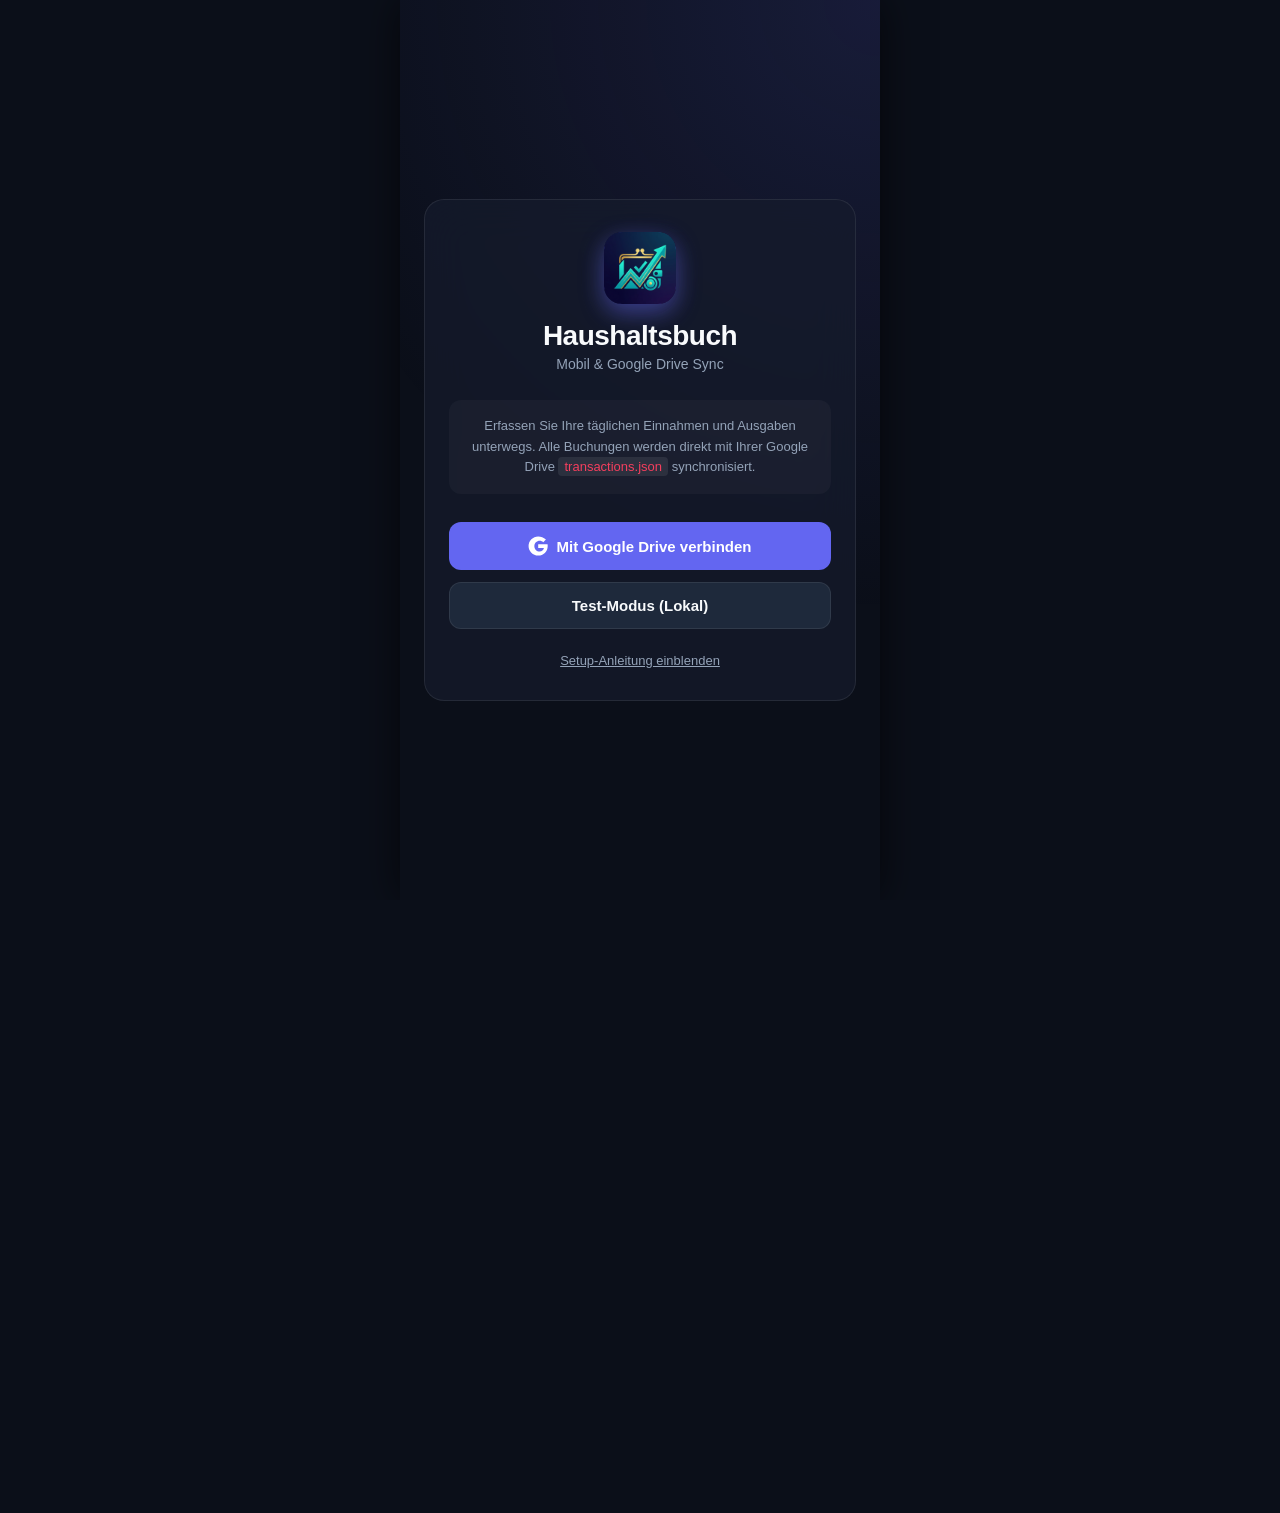
<file: index.html>
<!DOCTYPE html>
<html lang="de">
<head>
    <meta charset="UTF-8">
    <meta http-equiv="Content-Security-Policy" content="default-src 'self'; script-src 'self' https://accounts.google.com; style-src 'self' 'unsafe-inline'; font-src 'self' data:; img-src 'self' data: blob:; connect-src 'self' https://www.googleapis.com https://accounts.google.com https://oauth2.googleapis.com; frame-src https://accounts.google.com; worker-src 'self' blob:; manifest-src 'self'; object-src 'none'; base-uri 'self'; form-action 'self'; upgrade-insecure-requests">
    <!-- interactive-widget=resizes-content: Browser (Chrome/Android) verkleinern den
         Viewport bei offener Tastatur selbst; iOS nutzt das VisualViewport-Handling in app.js -->
    <meta name="viewport" content="width=device-width, initial-scale=1.0, viewport-fit=cover, interactive-widget=resizes-content">
    <title>Haushaltsbuch</title>
    <meta name="description" content="Mobiles Haushaltsbuch mit Google Drive Synchronisierung – Einnahmen und Ausgaben immer dabei.">

    <!-- PWA Manifest -->
    <link rel="manifest" href="manifest.json">

    <!-- Theme Color (Android Chrome Adressleiste + iOS Status Bar) -->
    <meta name="theme-color" content="#6366f1">

    <!-- iOS PWA Support -->
    <meta name="apple-mobile-web-app-capable" content="yes">
    <meta name="apple-mobile-web-app-status-bar-style" content="black-translucent">
    <meta name="apple-mobile-web-app-title" content="Haushaltsbuch">
    <link rel="apple-touch-icon" href="icon-192.png">

    <!-- Favicon -->
    <link rel="icon" type="image/png" sizes="192x192" href="icon-192.png">

    <!-- Custom CSS -->
    <link rel="stylesheet" href="style.css">
    
    <!-- Google API Scripts -->
    <script src="https://accounts.google.com/gsi/client" async defer></script>
</head>
<body>
    <!-- App Container -->
    <div id="app" class="app-container">
        
        <!-- ==================== CONNECT/LOGIN SCREEN ==================== -->
        <div id="login-screen" class="screen active">
            <div class="login-card">
                <div class="logo-area">
                    <div class="logo-icon">
                        <img src="icon-192.png" alt="Haushaltsbuch Logo" width="72" height="72" style="border-radius: 18px; box-shadow: 0 8px 24px rgba(99,102,241,0.4);">
                    </div>
                    <h1>Haushaltsbuch</h1>
                    <p>Mobil &amp; Google Drive Sync</p>
                </div>
                
                <div class="info-box">
                    <p>Erfassen Sie Ihre täglichen Einnahmen und Ausgaben unterwegs. Alle Buchungen werden direkt mit Ihrer Google Drive <code>transactions.json</code> synchronisiert.</p>
                </div>

                <div class="action-buttons">
                    <button id="btn-connect-google" class="btn btn-primary">
                        <svg viewBox="0 0 24 24" width="20" height="20" fill="currentColor">
                            <path d="M12.24 10.285V14.4h6.887c-.648 2.41-2.519 4.114-5.136 4.114-3.513 0-6.36-2.847-6.36-6.36s2.847-6.36 6.36-6.36c1.683 0 3.2.656 4.336 1.72l3.18-3.18C18.66 1.4 15.63.5 12.24.5 5.86.5.68 5.68.68 12s5.18 11.5 11.56 11.5c6.23 0 11.4-4.5 11.4-11.5 0-.74-.07-1.45-.2-2.13H12.24z"/>
                        </svg>
                        Mit Google Drive verbinden
                    </button>
                    
                    <button id="btn-local-mode" class="btn btn-secondary">
                        Test-Modus (Lokal)
                    </button>
                </div>
                
                <div class="settings-hint">
                    <a href="#" id="link-setup-instructions">Setup-Anleitung einblenden</a>
                </div>
            </div>
        </div>

        <!-- ==================== MAIN DASHBOARD SCREEN ==================== -->
        <div id="main-screen" class="screen">
            <!-- Header bar -->
            <header class="app-header">
                <div class="header-left">
                    <button id="btn-hamburger" class="icon-button" style="margin-right: 6px;" title="Menü">
                        <svg viewBox="0 0 24 24" width="22" height="22" stroke="currentColor" stroke-width="2" fill="none" stroke-linecap="round" stroke-linejoin="round">
                            <line x1="3" y1="12" x2="21" y2="12"></line>
                            <line x1="3" y1="6" x2="21" y2="6"></line>
                            <line x1="3" y1="18" x2="21" y2="18"></line>
                        </svg>
                    </button>
                    <span id="sync-status" class="status-indicator local">Lokal</span>
                    <h2 id="header-title">Haushaltsbuch</h2>
                </div>
                <div class="header-right">
                    <button id="btn-refresh" class="icon-button" title="Synchronisieren">
                        <svg viewBox="0 0 24 24" width="20" height="20" stroke="currentColor" stroke-width="2" fill="none" stroke-linecap="round" stroke-linejoin="round">
                            <path d="M21.5 2v6h-6M21.34 15.57a10 10 0 1 1-.57-8.38l5.67-5.67"></path>
                        </svg>
                    </button>
                </div>
            </header>

            <!-- Main Scrollable Area -->
            <main class="app-main">
                <!-- Dashboard Tab -->
                <div id="tab-dashboard" class="tab-page active">
                    <!-- Dashboard Grid Overview -->
                    <div class="dashboard-grid">
                        <!-- Active Month Summary Widget -->
                        <div class="summary-card dashboard-card">
                            <div class="summary-row header">
                                <h3>Aktueller Monat</h3>
                                <span id="dash-month-label" class="badge">Monat</span>
                            </div>
                            <div class="summary-details">
                                <div class="stat-box">
                                    <span class="label">Einnahmen</span>
                                    <span id="dash-stat-income" class="value income">+0,00 €</span>
                                </div>
                                <div class="stat-box">
                                    <span class="label">Ausgaben</span>
                                    <span id="dash-stat-expenses" class="value expense">-0,00 €</span>
                                </div>
                            </div>
                            <div class="summary-surplus" style="margin-top: 14px; border-top: 1px solid var(--border-color); padding-top: 10px;">
                                <span class="label font-bold">Überschuss:</span>
                                <span id="dash-stat-surplus" class="value surplus-value">0,00 €</span>
                            </div>
                            <div class="dash-mini-stats">
                                <div class="mini-stat">
                                    <span class="mini-stat-value" id="dash-stat-count">0</span>
                                    <span class="mini-stat-label">Buchungen</span>
                                </div>
                                <div class="mini-stat">
                                    <span class="mini-stat-value" id="dash-stat-daily">0 €</span>
                                    <span class="mini-stat-label">Ø Ausgaben/Tag</span>
                                </div>
                                <div class="mini-stat">
                                    <span class="mini-stat-value" id="dash-stat-prev-month">–</span>
                                    <span class="mini-stat-label">vs. Vormonat</span>
                                </div>
                            </div>
                        </div>

                        <!-- Baukosten Overview Widget -->
                        <div class="summary-card dashboard-card baukosten-summary-card">
                            <div class="summary-row header">
                                <h3>Baukosten</h3>
                                <span class="badge" style="background: rgba(99,102,241,0.2); color: var(--accent);">Status</span>
                            </div>
                            <div class="summary-details">
                                <div class="stat-box">
                                    <span class="label">Bezahlt</span>
                                    <span id="dash-bc-paid" class="value income">0,00 €</span>
                                </div>
                                <div class="stat-box">
                                    <span class="label">Offen</span>
                                    <span id="dash-bc-unpaid" class="value expense">0,00 €</span>
                                </div>
                            </div>
                            <div class="progress-container" style="margin-top: 14px; width: 100%; background: rgba(255,255,255,0.05); height: 8px; border-radius: 4px; overflow: hidden;">
                                <div id="dash-bc-progress-bar" style="background: var(--color-income); height: 100%; width: 0%; transition: width 0.3s;"></div>
                            </div>
                        </div>

                        <!-- Monthly Category Chart Widget -->
                        <div class="summary-card dashboard-card dash-chart-card">
                            <div class="summary-row header">
                                <h3>Ausgaben nach Kategorie</h3>
                                <span id="dash-chart-total" class="badge">0,00 €</span>
                            </div>
                            <div id="dash-category-chart" class="cat-chart">
                                <!-- Rendered by JS -->
                            </div>
                        </div>
                    </div>

                    <!-- Recent Transactions -->
                    <div class="transactions-title-row" style="margin-top: 24px;">
                        <h4>Kürzliche Buchungen</h4>
                    </div>
                    <div id="dash-recent-transactions" class="transactions-list">
                        <!-- Rendered by JS -->
                    </div>
                </div>

                <!-- Transactions Tab (Auswertung & Filter) -->
                <div id="tab-transactions" class="tab-page">
                    <!-- Filter Panel -->
                    <div class="filter-panel">
                        <div class="form-group">
                            <input type="text" id="filter-search" class="form-control" placeholder="Titel, Notizen durchsuchen...">
                        </div>
                        <div class="form-row">
                            <div class="form-group half">
                                <label for="filter-year">Jahr</label>
                                <select id="filter-year" class="form-control"></select>
                            </div>
                            <div class="form-group half">
                                <label for="filter-month">Monat</label>
                                <select id="filter-month" class="form-control">
                                    <option value="All">Alle Monate</option>
                                    <option value="1">Januar</option>
                                    <option value="2">Februar</option>
                                    <option value="3">März</option>
                                    <option value="4">April</option>
                                    <option value="5">Mai</option>
                                    <option value="6">Juni</option>
                                    <option value="7">Juli</option>
                                    <option value="8">August</option>
                                    <option value="9">September</option>
                                    <option value="10">Oktober</option>
                                    <option value="11">November</option>
                                    <option value="12">Dezember</option>
                                </select>
                            </div>
                        </div>
                        <div class="form-row">
                            <div class="form-group half">
                                <label for="filter-category">Kategorie</label>
                                <select id="filter-category" class="form-control">
                                    <option value="All">Alle Kategorien</option>
                                    <option value="Gehalt">Gehalt</option>
                                    <option value="Lebensmittel">Lebensmittel</option>
                                    <option value="Wohnen">Wohnen</option>
                                    <option value="Freizeit">Freizeit</option>
                                    <option value="Transport">Transport</option>
                                    <option value="Versicherungen">Versicherungen</option>
                                    <option value="Kredite">Kredite</option>
                                    <option value="Sonstiges">Sonstiges</option>
                                </select>
                            </div>
                            <div class="form-group half">
                                <label for="filter-assigned">Zuordnung</label>
                                <select id="filter-assigned" class="form-control">
                                    <option value="All">Alle Personen</option>
                                    <option value="Gemeinsam">Gemeinsam</option>
                                    <option value="Partner 1">Markus</option>
                                    <option value="Partner 2">Maren</option>
                                </select>
                            </div>
                        </div>
                        <div class="form-row">
                            <div class="form-group" style="width: 100%; margin-bottom: 0;">
                                <label for="filter-type">Auswertungs-Typ</label>
                                <select id="filter-type" class="form-control">
                                    <option value="All">Alle Typen</option>
                                    <option value="Monatskosten">Monatskosten (Variable Buchungen)</option>
                                    <option value="Fixkosten">Fixkosten</option>
                                    <option value="Baukosten">Baukosten</option>
                                </select>
                            </div>
                        </div>
                    </div>

                    <!-- Filter Summary Card -->
                    <div class="summary-card filter-summary-card" style="margin-top: 16px;">
                        <div class="summary-row header">
                            <h3>Auswertungs-Summen</h3>
                        </div>
                        <div class="summary-details">
                            <div class="stat-box">
                                <span class="label">Treffer-Einnahmen</span>
                                <span id="filter-sum-income" class="value income">+0,00 €</span>
                            </div>
                            <div class="stat-box">
                                <span class="label">Treffer-Ausgaben</span>
                                <span id="filter-sum-expense" class="value expense">-0,00 €</span>
                            </div>
                        </div>
                        <div class="summary-surplus" style="margin-top: 10px; border-top: 1px solid var(--border-color); padding-top: 8px;">
                            <span class="label font-bold">Netto-Überschuss:</span>
                            <span id="filter-sum-surplus" class="value surplus-value">0,00 €</span>
                        </div>
                        <!-- Ausgleichsrechnung für gemeinschaftliche Baukosten (wie am PC) -->
                        <div id="filter-baukosten-balance" style="margin-top: 10px; border-top: 1px solid var(--border-color); padding-top: 8px; font-size: 12px; color: var(--text-secondary); display: none;"></div>
                    </div>

                    <!-- Filtered Transactions list -->
                    <div class="transactions-title-row" style="margin-top: 20px;">
                        <h4>Gefilterte Einträge</h4>
                        <span id="filter-transaction-count" class="badge">0</span>
                    </div>
                    <div id="filter-transactions-list" class="transactions-list">
                        <!-- Rendered by JS -->
                    </div>
                </div>

                <!-- Fixed Expenses Tab (Fixkosten) -->
                <div id="tab-fixed-expenses" class="tab-page">
                    <div style="display: flex; justify-content: space-between; align-items: center; margin-bottom: 16px;">
                        <h3 style="margin: 0; font-size: 18px; font-weight: 600;">Fixkosten-Planer</h3>
                        <button id="btn-add-fixed-expense" class="btn btn-primary btn-sm" style="width: auto; padding: 8px 14px;">+ Hinzufügen</button>
                    </div>

                    <!-- Fixed Expenses Totals -->
                    <div class="summary-card">
                        <div class="summary-details" style="grid-template-columns: 1fr;">
                            <div class="stat-box" style="text-align: center;">
                                <span class="label">Monatliche Fixausgaben</span>
                                <span id="fixed-total-expenses" class="value expense" style="font-size: 24px; font-weight: 600; margin-top: 4px;">-0,00 €</span>
                            </div>
                        </div>
                    </div>

                    <!-- Filter Row for Fixed Expenses -->
                    <div class="filter-panel" style="margin-top: 16px; padding: 12px; background: var(--bg-card); border-radius: 8px; border: 1px solid var(--border-color);">
                        <div class="form-row">
                            <div class="form-group half" style="margin-bottom: 0;">
                                <label for="fixed-filter-month">Filter Monat</label>
                                <select id="fixed-filter-month" class="form-control">
                                    <option value="All">Alle</option>
                                    <option value="1">Januar</option>
                                    <option value="2">Februar</option>
                                    <option value="3">März</option>
                                    <option value="4">April</option>
                                    <option value="5">Mai</option>
                                    <option value="6">Juni</option>
                                    <option value="7">Juli</option>
                                    <option value="8">August</option>
                                    <option value="9">September</option>
                                    <option value="10">Oktober</option>
                                    <option value="11">November</option>
                                    <option value="12">Dezember</option>
                                </select>
                            </div>
                            <div class="form-group half" style="margin-bottom: 0;">
                                <label for="fixed-filter-year">Filter Jahr</label>
                                <select id="fixed-filter-year" class="form-control"></select>
                            </div>
                        </div>
                    </div>

                    <!-- List of Fixed Expenses -->
                    <div class="transactions-title-row" style="margin-top: 24px;">
                        <h4>Registrierte Fixkosten</h4>
                        <span id="fixed-expenses-count" class="badge">0</span>
                    </div>
                    <div id="fixed-expenses-list" class="transactions-list">
                        <!-- Filled by JS -->
                    </div>
                </div>

                <!-- Loans Tab (Kredite) -->
                <div id="tab-loans" class="tab-page">
                    <div class="form-group" style="margin-bottom: 16px;">
                        <label for="loan-selector" style="font-weight: 600; margin-bottom: 6px; display: block;">Kredit auswählen</label>
                        <select id="loan-selector" class="form-control">
                            <!-- Filled dynamically by JS -->
                        </select>
                    </div>

                    <!-- Loan Stats Card -->
                    <div id="loan-stats-container">
                        <!-- Filled dynamically by JS -->
                    </div>

                    <!-- Sondertilgung list and Add Option -->
                    <div id="loan-sondertilgung-container" class="summary-card" style="margin-top: 16px; display: none;">
                        <h4 style="margin: 0 0 12px 0;">Einmalige Sondertilgungen</h4>
                        <div id="loan-sondertilgungen-list" style="display:flex; flex-direction:column; gap:8px;">
                            <!-- Filled dynamically by JS -->
                        </div>
                        
                        <!-- Add Sondertilgung Inline Form -->
                        <div style="border-top:1px solid var(--border-color); padding-top:12px; margin-top:12px;">
                            <h5 style="margin: 0 0 8px 0; font-size:13px;">Sondertilgung hinzufügen</h5>
                            <div class="form-row" style="display:flex; gap:8px; align-items:flex-end;">
                                <div class="form-group" style="flex:1; margin-bottom:0;">
                                    <label style="font-size:11px;">Jahr (1-30)</label>
                                    <input type="number" id="add-st-year" class="form-control" min="1" max="50" placeholder="Jahr">
                                </div>
                                <div class="form-group" style="flex:2; margin-bottom:0;">
                                    <label style="font-size:11px;">Betrag (€)</label>
                                    <input type="number" id="add-st-amount" class="form-control" placeholder="0,00">
                                </div>
                                <button id="btn-add-st" class="btn btn-primary" style="width:auto; padding:10px 14px; height:38px;">+</button>
                            </div>
                        </div>
                    </div>

                    <!-- Amortization Schedule Table -->
                    <div id="loan-schedule-container" style="margin-top: 24px; display: none;">
                        <h4>Tilgungsplan (Jährliche Übersicht)</h4>
                        <div class="table-responsive" style="overflow-x: auto; width: 100%; border-radius: 8px; border: 1px solid var(--border-color);">
                            <table class="schedule-table" style="width: 100%; border-collapse: collapse; text-align: left; font-size: 13px;">
                                <thead>
                                    <tr style="background: rgba(255,255,255,0.02); border-bottom: 1px solid var(--border-color);">
                                        <th style="padding: 10px 12px;">Jahr</th>
                                        <th style="padding: 10px 12px;">Anfangssaldo</th>
                                        <th style="padding: 10px 12px;">Zinsen</th>
                                        <th style="padding: 10px 12px;">Tilgung</th>
                                        <th style="padding: 10px 12px;">Sondertilgung</th>
                                        <th style="padding: 10px 12px;">Endsaldo</th>
                                    </tr>
                                </thead>
                                <tbody id="loan-schedule-tbody">
                                    <!-- Filled dynamically by JS -->
                                </tbody>
                            </table>
                        </div>
                    </div>
                    
                    <div id="loans-empty-view" class="info-box" style="display:none;">
                        Keine Kredite geladen. Bitte erstellen Sie Kredite in der PC-Software.
                    </div>
                </div>

                <!-- Baukosten Tab -->
                <div id="tab-baukosten" class="tab-page">
                    <!-- Summary Card for Baukosten -->
                    <div class="summary-card baukosten-summary-card">
                        <div class="summary-row header">
                            <h3>Baukosten Übersicht</h3>
                            <button id="btn-add-baukosten" class="btn btn-primary btn-sm" style="width: auto; padding: 6px 12px;">+ Hinzufügen</button>
                        </div>
                        <div class="summary-details">
                            <div class="stat-box">
                                <span class="label">Gesamt</span>
                                <span id="baukosten-total" class="value">0,00 €</span>
                            </div>
                            <div class="stat-box">
                                <span class="label">Bezahlt</span>
                                <span id="baukosten-paid" class="value income">0,00 €</span>
                            </div>
                        </div>
                        <div class="summary-surplus">
                            <span class="label font-bold">Offen:</span>
                            <span id="baukosten-unpaid" class="value expense">0,00 €</span>
                        </div>
                        
                        <!-- Progress bar -->
                        <div class="progress-container" style="margin-top: 16px; width: 100%; background: rgba(255,255,255,0.05); height: 8px; border-radius: 4px; overflow: hidden;">
                            <div id="baukosten-progress-bar" style="background: var(--color-income); height: 100%; width: 0%; transition: width 0.3s;"></div>
                        </div>
                    </div>

                    <!-- Baukosten List Container -->
                    <div id="baukosten-list" class="baukosten-list">
                        <!-- Filled by JS -->
                        <div class="loading-state">Lade Baukosten...</div>
                    </div>
                </div>

                <!-- Monatsübersicht Tab -->
                <div id="tab-months" class="tab-page">
                    <div class="filter-panel">
                        <div class="form-row">
                            <div class="form-group half" style="margin-bottom: 0;">
                                <label for="months-year">Jahr</label>
                                <select id="months-year" class="form-control"></select>
                            </div>
                            <div class="form-group half" style="margin-bottom: 0;">
                                <label for="months-partner">Person</label>
                                <select id="months-partner" class="form-control">
                                    <option value="Alle">Alle</option>
                                    <option value="Partner 1">Markus</option>
                                    <option value="Partner 2">Maren</option>
                                    <option value="Beide">Gemeinsam</option>
                                </select>
                            </div>
                        </div>
                    </div>

                    <!-- Jahresvergleich Balkendiagramm -->
                    <div class="summary-card" style="margin-top: 16px;">
                        <div class="summary-row header">
                            <h3>Jahresvergleich</h3>
                            <span style="font-size:10px; color:var(--text-tertiary);">
                                <span style="color:var(--color-income);">■</span> Einnahmen&nbsp;
                                <span style="color:var(--color-expense);">■</span> Ausgaben
                            </span>
                        </div>
                        <div id="months-chart" class="months-chart">
                            <!-- Rendered by JS -->
                        </div>
                    </div>

                    <div id="months-grid" class="months-grid">
                        <!-- Rendered by JS -->
                    </div>

                    <div class="transactions-title-row" style="margin-top: 24px;">
                        <h4 id="month-detail-title">Buchungen</h4>
                        <span id="month-detail-count" class="badge">0</span>
                    </div>
                    <div id="month-detail-list" class="transactions-list">
                        <!-- Rendered by JS -->
                    </div>
                </div>

                <!-- Hauskosten Tab -->
                <div id="tab-hauskosten" class="tab-page">
                    <div style="display: flex; justify-content: space-between; align-items: center; margin-bottom: 16px;">
                        <h3 style="margin: 0; font-size: 18px; font-weight: 600;">Hauskosten</h3>
                        <button id="btn-add-hauskosten" class="btn btn-primary btn-sm" style="width: auto; padding: 8px 14px;">+ Hinzufügen</button>
                    </div>

                    <div class="summary-card">
                        <div class="summary-details">
                            <div class="stat-box">
                                <span class="label">Finanzierung</span>
                                <span id="hk-financing" class="value" style="font-size:15px;">0,00 €</span>
                            </div>
                            <div class="stat-box">
                                <span class="label">Betriebskosten</span>
                                <span id="hk-operating" class="value" style="font-size:15px;">0,00 €</span>
                            </div>
                        </div>
                        <div class="summary-surplus" style="border-top: 1px solid var(--border-color); padding-top: 10px;">
                            <span class="label font-bold">Gesamt pro Monat:</span>
                            <span id="hk-total" class="value expense" style="font-weight:700;">0,00 €</span>
                        </div>
                    </div>

                    <div class="transactions-title-row" style="margin-top: 24px;">
                        <h4>Kostenpositionen</h4>
                        <span id="hk-count" class="badge">0</span>
                    </div>
                    <div id="hauskosten-list" class="transactions-list">
                        <!-- Rendered by JS -->
                    </div>
                </div>

                <!-- Szenarien Tab -->
                <div id="tab-szenarien" class="tab-page">
                    <div class="summary-card scenario-card">
                        <div class="scenario-row">
                            <span class="scenario-label">Szenario-Modus aktiv
                                <span class="scenario-hint">Ersetzt die Dashboard-Werte durch die Simulation</span>
                            </span>
                            <label class="toggle"><input type="checkbox" id="sc-active"><span class="slider"></span></label>
                        </div>
                    </div>

                    <div class="summary-card scenario-card">
                        <div class="summary-row header"><h3>Wohnen</h3></div>
                        <div class="scenario-row">
                            <span class="scenario-label">Wohnszenario</span>
                            <select id="sc-housing" class="form-control">
                                <option value="Rent">Miete</option>
                                <option value="House">Eigenheim</option>
                            </select>
                        </div>
                        <div class="scenario-row">
                            <span class="scenario-label">Monatliche Miete (€)</span>
                            <input type="number" step="0.01" id="sc-rent" class="form-control" inputmode="decimal">
                        </div>
                        <div class="scenario-row">
                            <span class="scenario-label">Anteil <span id="sc-p1-label">Partner 1</span> (%)
                                <span class="scenario-hint" id="sc-split-hint"></span>
                            </span>
                            <input type="number" step="1" min="0" max="100" id="sc-split" class="form-control" inputmode="numeric">
                        </div>
                    </div>

                    <div class="summary-card scenario-card">
                        <div class="summary-row header"><h3>Einkommen</h3></div>
                        <div class="scenario-row">
                            <span class="scenario-label" id="sc-p1-income-label">Netto Partner 1 (€)</span>
                            <input type="number" step="0.01" id="sc-p1-income" class="form-control" inputmode="decimal">
                        </div>
                        <div class="scenario-row">
                            <span class="scenario-label" id="sc-p2-income-label">Netto Partner 2 (€)</span>
                            <input type="number" step="0.01" id="sc-p2-income" class="form-control" inputmode="decimal">
                        </div>
                    </div>

                    <div class="summary-card scenario-card">
                        <div class="summary-row header"><h3>Baby-Szenario</h3></div>
                        <div class="scenario-row">
                            <span class="scenario-label">Elternzeit &amp; Kind aktiv
                                <span class="scenario-hint">Ersetzt das Einkommen von Partner 2 durch Elterngeld + Kindergeld</span>
                            </span>
                            <label class="toggle"><input type="checkbox" id="sc-baby"><span class="slider"></span></label>
                        </div>
                        <div class="scenario-row">
                            <span class="scenario-label">Eigenes Elterngeld verwenden
                                <span class="scenario-hint" id="sc-elterngeld-hint"></span>
                            </span>
                            <label class="toggle"><input type="checkbox" id="sc-custom-eg"><span class="slider"></span></label>
                        </div>
                        <div class="scenario-row">
                            <span class="scenario-label">Elterngeld (€)</span>
                            <input type="number" step="0.01" id="sc-eg-amount" class="form-control" inputmode="decimal">
                        </div>
                        <div class="scenario-row">
                            <span class="scenario-label">Kindergeld (€)</span>
                            <input type="number" step="0.01" id="sc-kindergeld" class="form-control" inputmode="decimal">
                        </div>
                        <div class="scenario-row">
                            <span class="scenario-label">Kind-Ausgaben (€/Monat)</span>
                            <input type="number" step="0.01" id="sc-child-exp" class="form-control" inputmode="decimal">
                        </div>
                    </div>

                    <div class="summary-card scenario-card">
                        <div class="summary-row header"><h3>Simulationsergebnis</h3></div>
                        <div class="summary-details">
                            <div class="stat-box">
                                <span class="label">Einnahmen</span>
                                <span id="sc-sim-income" class="value income" style="font-size:15px;">0,00 €</span>
                            </div>
                            <div class="stat-box">
                                <span class="label">Ausgaben</span>
                                <span id="sc-sim-expenses" class="value expense" style="font-size:15px;">0,00 €</span>
                            </div>
                        </div>
                        <div class="summary-surplus" style="border-top: 1px solid var(--border-color); padding-top: 10px;">
                            <span class="label font-bold">Monatlicher Überschuss:</span>
                            <span id="sc-sim-surplus" class="value" style="font-weight:700;">0,00 €</span>
                        </div>
                        <div id="sc-verdict" class="verdict-box ok" style="display:none;">
                            <h5 id="sc-verdict-title"></h5>
                            <span id="sc-verdict-text"></span>
                        </div>
                        <div id="sc-save-status" style="font-size:11px; color:var(--text-tertiary); margin-top:10px; text-align:right;"></div>
                    </div>
                </div>
            </main>

            <!-- Floating Action Button (FAB) -->
            <button id="btn-add-transaction" class="fab" title="Eintrag hinzufügen">
                <svg viewBox="0 0 24 24" width="24" height="24" stroke="currentColor" stroke-width="3" fill="none" stroke-linecap="round" stroke-linejoin="round">
                    <line x1="12" y1="5" x2="12" y2="19"></line>
                    <line x1="5" y1="12" x2="19" y2="12"></line>
                </svg>
            </button>

        </div>
        
    </div>

    <!-- ==================== DIALOGS & OVERLAYS ==================== -->

    <!-- Sidebar Navigation Drawer Overlay -->
    <div id="sidebar-menu" class="dialog-overlay sidebar-overlay">
        <div class="sidebar-drawer">
            <div class="sidebar-header">
                <h3>Menü</h3>
                <button id="btn-sidebar-close" class="close-button">
                    <svg viewBox="0 0 24 24" width="20" height="20" stroke="currentColor" stroke-width="2" fill="none" stroke-linecap="round" stroke-linejoin="round">
                        <line x1="18" y1="6" x2="6" y2="18"></line>
                        <line x1="6" y1="6" x2="18" y2="18"></line>
                    </svg>
                </button>
            </div>
            <div class="sidebar-content">
                <button id="sidebar-nav-dashboard" class="sidebar-item active">
                    <svg viewBox="0 0 24 24" width="20" height="20" stroke="currentColor" stroke-width="2" fill="none" stroke-linecap="round" stroke-linejoin="round">
                        <rect x="3" y="3" width="7" height="9"></rect>
                        <rect x="14" y="3" width="7" height="5"></rect>
                        <rect x="14" y="12" width="7" height="9"></rect>
                        <rect x="3" y="16" width="7" height="5"></rect>
                    </svg>
                    <span>Dashboard</span>
                </button>
                <button id="sidebar-nav-transactions" class="sidebar-item">
                    <svg viewBox="0 0 24 24" width="20" height="20" stroke="currentColor" stroke-width="2" fill="none" stroke-linecap="round" stroke-linejoin="round">
                        <rect x="3" y="4" width="18" height="18" rx="2" ry="2"></rect>
                        <line x1="16" y1="2" x2="16" y2="6"></line>
                        <line x1="8" y1="2" x2="8" y2="6"></line>
                        <line x1="3" y1="10" x2="21" y2="10"></line>
                    </svg>
                    <span>Buchungen</span>
                </button>
                <button id="sidebar-nav-months" class="sidebar-item">
                    <svg viewBox="0 0 24 24" width="20" height="20" stroke="currentColor" stroke-width="2" fill="none" stroke-linecap="round" stroke-linejoin="round">
                        <rect x="3" y="4" width="18" height="18" rx="2" ry="2"></rect>
                        <line x1="16" y1="2" x2="16" y2="6"></line>
                        <line x1="8" y1="2" x2="8" y2="6"></line>
                        <line x1="3" y1="10" x2="21" y2="10"></line>
                        <path d="M8 14h.01M12 14h.01M16 14h.01M8 18h.01M12 18h.01"></path>
                    </svg>
                    <span>Monatsübersicht</span>
                </button>
                <button id="sidebar-nav-fixed-expenses" class="sidebar-item">
                    <svg viewBox="0 0 24 24" width="20" height="20" stroke="currentColor" stroke-width="2" fill="none" stroke-linecap="round" stroke-linejoin="round">
                        <rect x="3" y="4" width="18" height="16" rx="2"></rect>
                        <line x1="3" y1="10" x2="21" y2="10"></line>
                        <line x1="8" y1="14" x2="16" y2="14"></line>
                    </svg>
                    <span>Fixkosten</span>
                </button>
                <button id="sidebar-nav-loans" class="sidebar-item">
                    <svg viewBox="0 0 24 24" width="20" height="20" stroke="currentColor" stroke-width="2" fill="none" stroke-linecap="round" stroke-linejoin="round">
                        <line x1="12" y1="1" x2="12" y2="23"></line>
                        <path d="M17 5H9.5a3.5 3.5 0 0 0 0 7h5a3.5 3.5 0 0 1 0 7H6"></path>
                    </svg>
                    <span>Kredite</span>
                </button>
                <button id="sidebar-nav-baukosten" class="sidebar-item">
                    <svg viewBox="0 0 24 24" width="20" height="20" stroke="currentColor" stroke-width="2" fill="none" stroke-linecap="round" stroke-linejoin="round">
                        <path d="M3 9l9-7 9 7v11a2 2 0 0 1-2 2H5a2 2 0 0 1-2-2z"></path>
                        <polyline points="9 22 9 12 15 12 15 22"></polyline>
                    </svg>
                    <span>Baukosten</span>
                </button>
                <button id="sidebar-nav-hauskosten" class="sidebar-item">
                    <svg viewBox="0 0 24 24" width="20" height="20" stroke="currentColor" stroke-width="2" fill="none" stroke-linecap="round" stroke-linejoin="round">
                        <path d="M3 9l9-7 9 7v11a2 2 0 0 1-2 2H5a2 2 0 0 1-2-2z"></path>
                        <line x1="9" y1="15" x2="15" y2="15"></line>
                        <line x1="9" y1="18" x2="15" y2="18"></line>
                    </svg>
                    <span>Hauskosten</span>
                </button>
                <button id="sidebar-nav-szenarien" class="sidebar-item">
                    <svg viewBox="0 0 24 24" width="20" height="20" stroke="currentColor" stroke-width="2" fill="none" stroke-linecap="round" stroke-linejoin="round">
                        <polyline points="22 12 18 12 15 21 9 3 6 12 2 12"></polyline>
                    </svg>
                    <span>Szenarien-Planer</span>
                </button>
                <hr class="sidebar-divider">
                <button id="sidebar-nav-settings" class="sidebar-item">
                    <svg viewBox="0 0 24 24" width="20" height="20" stroke="currentColor" stroke-width="2" fill="none" stroke-linecap="round" stroke-linejoin="round">
                        <circle cx="12" cy="12" r="3"></circle>
                        <path d="M19.4 15a1.65 1.65 0 0 0 .33 1.82l.06.06a2 2 0 1 1-2.83 2.83l-.06-.06a1.65 1.65 0 0 0-1.82-.33 1.65 1.65 0 0 0-1 1.51V21a2 2 0 0 1-4 0v-.09A1.65 1.65 0 0 0 9 19.4a1.65 1.65 0 0 0-1.82.33l-.06.06a2 2 0 1 1-2.83-2.83l.06-.06a1.65 1.65 0 0 0 .33-1.82 1.65 1.65 0 0 0-1.51-1H3a2 2 0 0 1 0-4h.09A1.65 1.65 0 0 0 4.6 9a1.65 1.65 0 0 0-.33-1.82l-.06-.06a2 2 0 1 1 2.83-2.83l.06.06a1.65 1.65 0 0 0 1.82.33H9a1.65 1.65 0 0 0 1-1.51V3a2 2 0 0 1 4 0v.09a1.65 1.65 0 0 0 1 1.51 1.65 1.65 0 0 0 1.82-.33l.06-.06a2 2 0 1 1 2.83 2.83l-.06.06a1.65 1.65 0 0 0-.33 1.82V9a1.65 1.65 0 0 0 1.51 1H21a2 2 0 0 1 0 4h-.09a1.65 1.65 0 0 0-1.51 1z"></path>
                    </svg>
                    <span>Einstellungen</span>
                </button>
            </div>
        </div>
    </div>

    <!-- Add/Edit Transaction Bottom Sheet Dialog -->
    <div id="transaction-dialog" class="dialog-overlay">
        <div class="bottom-sheet">
            <div class="sheet-header">
                <h3 id="dialog-title">Neuer Eintrag</h3>
                <button id="dialog-btn-close" class="close-button">
                    <svg viewBox="0 0 24 24" width="20" height="20" stroke="currentColor" stroke-width="2" fill="none" stroke-linecap="round" stroke-linejoin="round">
                        <line x1="18" y1="6" x2="6" y2="18"></line>
                        <line x1="6" y1="6" x2="18" y2="18"></line>
                    </svg>
                </button>
            </div>
            
            <form id="transaction-form" class="sheet-content">
                <input type="hidden" id="field-id">

                <div class="form-row">
                    <div class="form-group half">
                        <label for="field-title">Titel</label>
                        <input type="text" id="field-title" class="form-control" placeholder="Supermarkt, Gehalt, etc." required>
                    </div>
                    <div class="form-group half">
                        <label for="field-date">Datum</label>
                        <input type="date" id="field-date" class="form-control" required>
                    </div>
                </div>
                
                <div class="form-row">
                    <div class="form-group half">
                        <label for="field-amount">Betrag (€)</label>
                        <input type="number" step="0.01" id="field-amount" class="form-control" placeholder="0,00" required>
                    </div>
                    
                    <div class="form-group half">
                        <label for="field-type">Typ</label>
                        <select id="field-type" class="form-control">
                            <option value="expense">Ausgabe</option>
                            <option value="income">Einnahme</option>
                        </select>
                    </div>
                </div>

                <div class="form-row">
                    <div class="form-group half">
                        <label for="field-category">Kategorie</label>
                        <select id="field-category" class="form-control">
                            <option value="Gehalt">Gehalt</option>
                            <option value="Lebensmittel">Lebensmittel</option>
                            <option value="Wohnen">Wohnen</option>
                            <option value="Freizeit">Freizeit</option>
                            <option value="Transport">Transport</option>
                            <option value="Versicherungen">Versicherungen</option>
                            <option value="Kredite">Kredite</option>
                            <option value="Sonstiges" selected>Sonstiges</option>
                        </select>
                    </div>
                    
                    <div class="form-group half">
                        <label for="field-assigned">Zuordnung</label>
                        <select id="field-assigned" class="form-control">
                            <option value="Gemeinsam">Gemeinsam</option>
                            <option value="Partner 1">Markus</option>
                            <option value="Partner 2">Maren</option>
                        </select>
                    </div>
                </div>

                <div class="form-group">
                    <label for="field-notes">Notizen (optional)</label>
                    <textarea id="field-notes" class="form-control compact-textarea" rows="1" placeholder="Notizen..."></textarea>
                </div>

                <div class="form-group" id="tx-invoice-group">
                    <label>Beleg (Foto oder PDF)</label>
                    <div style="display:flex; gap:8px;">
                        <button type="button" id="btn-tx-attach" class="btn btn-secondary" style="flex:1;">📎 Beleg anhängen</button>
                        <button type="button" id="btn-tx-view-invoice" class="btn btn-secondary" style="flex:1; display:none;">Ansehen</button>
                    </div>
                    <input type="file" id="tx-invoice-file" accept="image/*,application/pdf" style="display:none;">
                    <span id="tx-invoice-status" style="font-size:11px; color:var(--text-tertiary);"></span>
                </div>

                <div class="form-actions">
                    <button type="button" id="btn-dialog-cancel" class="btn btn-secondary">Abbrechen</button>
                    <button type="submit" id="btn-dialog-save" class="btn btn-primary">Speichern</button>
                </div>
            </form>
        </div>
    </div>

    <!-- Beleg-Vorschau Overlay (liegt über allen Bottom-Sheets, siehe CSS z-index) -->
    <div id="invoice-preview-dialog" class="dialog-overlay popup">
        <div class="popup-box" style="max-width: 420px;">
            <h3 id="invoice-preview-title">Beleg</h3>
            <div id="invoice-preview-scroll" style="max-height: 55vh; overflow: auto; text-align: center; margin-bottom: 12px;">
                <img id="invoice-preview-img" alt="Beleg" style="max-width: 100%; border-radius: 8px;">
                <!-- PDFs werden mit PDF.js seitenweise auf Canvas gerendert
                     (iOS zeigt PDFs in iframes/embeds nicht zuverlässig an) -->
                <div id="invoice-preview-pdf-pages" style="display: none;"></div>
                <div id="invoice-preview-loading" style="display: none; padding: 24px; color: var(--text-secondary); font-size: 13px;">Beleg wird geladen...</div>
            </div>
            <div class="popup-actions">
                <button id="btn-invoice-remove" class="btn btn-danger">Beleg löschen</button>
                <button id="btn-invoice-close" class="btn btn-secondary">Schließen</button>
            </div>
        </div>
    </div>

    <!-- Confirmation Dialog Overlay -->
    <div id="confirm-dialog" class="dialog-overlay popup">
        <div class="popup-box">
            <h3 id="confirm-title">Löschen bestätigen</h3>
            <p id="confirm-message">Möchten Sie diese Buchung wirklich löschen?</p>
            <div class="popup-actions">
                <button id="btn-confirm-cancel" class="btn btn-secondary">Abbrechen</button>
                <button id="btn-confirm-ok" class="btn btn-danger">Löschen</button>
            </div>
        </div>
    </div>

    <!-- Hauskosten Bottom Sheet Dialog -->
    <div id="hauskosten-dialog" class="dialog-overlay">
        <div class="bottom-sheet">
            <div class="sheet-header">
                <h3 id="hk-dialog-title">Neue Hauskosten-Position</h3>
                <button id="hk-dialog-btn-close" class="close-button">
                    <svg viewBox="0 0 24 24" width="20" height="20" stroke="currentColor" stroke-width="2" fill="none" stroke-linecap="round" stroke-linejoin="round">
                        <line x1="18" y1="6" x2="6" y2="18"></line>
                        <line x1="6" y1="6" x2="18" y2="18"></line>
                    </svg>
                </button>
            </div>
            <form id="hauskosten-form" class="sheet-content">
                <div class="form-group">
                    <label for="hk-field-name">Bezeichnung</label>
                    <input type="text" id="hk-field-name" class="form-control" placeholder="z.B. Grundsteuer" required>
                </div>
                <div class="form-row">
                    <div class="form-group half">
                        <label for="hk-field-amount">Betrag (€/Monat)</label>
                        <input type="number" step="0.01" id="hk-field-amount" class="form-control" inputmode="decimal" placeholder="0,00" required>
                    </div>
                    <div class="form-group half">
                        <label for="hk-field-category">Kategorie</label>
                        <select id="hk-field-category" class="form-control">
                            <option value="Betriebskosten">Betriebskosten</option>
                            <option value="Finanzierung">Finanzierung</option>
                        </select>
                    </div>
                </div>
                <div class="form-group">
                    <label for="hk-field-notes">Notizen (optional)</label>
                    <textarea id="hk-field-notes" class="form-control compact-textarea" rows="1" placeholder="Notizen..."></textarea>
                </div>
                <div class="form-actions">
                    <button type="button" id="btn-hk-delete" class="btn btn-danger" style="display:none;">Löschen</button>
                    <button type="button" id="btn-hk-cancel" class="btn btn-secondary">Abbrechen</button>
                    <button type="submit" class="btn btn-primary">Speichern</button>
                </div>
            </form>
        </div>
    </div>

    <!-- Baukosten Bottom Sheet Dialog -->
    <div id="baukosten-dialog" class="dialog-overlay">
        <div class="bottom-sheet">
            <div class="sheet-header">
                <h3 id="bk-dialog-title">Neuer Baukosten-Eintrag</h3>
                <button id="bk-dialog-btn-close" class="close-button">
                    <svg viewBox="0 0 24 24" width="20" height="20" stroke="currentColor" stroke-width="2" fill="none" stroke-linecap="round" stroke-linejoin="round">
                        <line x1="18" y1="6" x2="6" y2="18"></line>
                        <line x1="6" y1="6" x2="18" y2="18"></line>
                    </svg>
                </button>
            </div>
            <form id="baukosten-form" class="sheet-content">
                <div class="form-group">
                    <label for="bk-field-name">Bezeichnung</label>
                    <input type="text" id="bk-field-name" class="form-control" placeholder="z.B. Erdaushub" required>
                </div>
                <div class="form-row">
                    <div class="form-group half">
                        <label for="bk-field-amount">Betrag (€)</label>
                        <input type="number" step="0.01" id="bk-field-amount" class="form-control" inputmode="decimal" placeholder="0,00" required>
                    </div>
                    <div class="form-group half">
                        <label for="bk-field-category">Kategorie</label>
                        <select id="bk-field-category" class="form-control">
                            <!-- Filled by JS -->
                        </select>
                    </div>
                </div>
                <div class="form-row">
                    <div class="form-group half">
                        <label for="bk-field-status">Status</label>
                        <select id="bk-field-status" class="form-control">
                            <option value="open">Noch offen</option>
                            <option value="paid">Bezahlt</option>
                        </select>
                    </div>
                    <div class="form-group half">
                        <label for="bk-field-paidby">Bezahlt von</label>
                        <select id="bk-field-paidby" class="form-control">
                            <option value="Gemeinsam">Gemeinsam</option>
                            <option value="Partner 1">Markus</option>
                            <option value="Partner 2">Maren</option>
                        </select>
                    </div>
                </div>
                <div class="form-row">
                    <div class="form-group half">
                        <label for="bk-field-paydate">Bezahlt am</label>
                        <input type="date" id="bk-field-paydate" class="form-control">
                    </div>
                </div>
                <div class="form-group" id="bk-invoice-group">
                    <label>Beleg (Foto oder PDF)</label>
                    <div style="display:flex; gap:8px;">
                        <button type="button" id="btn-bk-attach" class="btn btn-secondary" style="flex:1;">📎 Beleg anhängen</button>
                        <button type="button" id="btn-bk-view-invoice" class="btn btn-secondary" style="flex:1; display:none;">Ansehen</button>
                    </div>
                    <input type="file" id="bk-invoice-file" accept="image/*,application/pdf" style="display:none;">
                    <span id="bk-invoice-status" style="font-size:11px; color:var(--text-tertiary);"></span>
                </div>
                <div class="form-actions">
                    <button type="button" id="btn-bk-delete" class="btn btn-danger" style="display:none;">Löschen</button>
                    <button type="button" id="btn-bk-cancel" class="btn btn-secondary">Abbrechen</button>
                    <button type="submit" class="btn btn-primary">Speichern</button>
                </div>
            </form>
        </div>
    </div>

    <!-- Settings Dialog Overlay -->
    <div id="settings-dialog" class="dialog-overlay popup">
        <div class="popup-box settings-box">
            <h3>Einstellungen</h3>
            
            <div class="settings-content">
                <div class="form-group">
                    <label for="setting-client-id">Google Client ID</label>
                    <input type="text" id="setting-client-id" class="form-control" placeholder="Ihr Google Client ID aus Cloud Console">
                </div>
                
                <div class="form-group">
                    <label for="setting-api-key">Google API Key</label>
                    <input type="text" id="setting-api-key" class="form-control" placeholder="Ihr Google API Key">
                </div>

                <div class="form-group">
                    <label for="setting-file-id">Google Drive Datei-ID (für gemeinsame Nutzung)</label>
                    <input type="text" id="setting-file-id" class="form-control" placeholder="Datei-ID für geteilte Dateien eintragen/kopieren">
                </div>

                <div class="instructions-section">
                    <h4>Credentials Setup</h4>
                    <p>Um die Google Drive Synchronisierung zu nutzen:</p>
                    <ol>
                        <li>Erstellen Sie ein Projekt in der <a href="https://console.cloud.google.com/" target="_blank">Google Cloud Console</a>.</li>
                        <li>Aktivieren Sie die <strong>Google Drive API</strong>.</li>
                        <li>Erstellen Sie OAuth-Client-Zugangsdaten (Webanwendung) und einen API-Schlüssel.</li>
                        <li>Fügen Sie <code>http://localhost</code> oder Ihre Hosting-URL als autorisierte JavaScript-Herkunft hinzu.</li>
                    </ol>
                </div>

                <div class="legal-links-section">
                    <a href="privacy.html" target="_blank" class="legal-link">🔒 Datenschutzerklärung</a>
                    <a href="terms.html" target="_blank" class="legal-link">📄 Nutzungsbedingungen</a>
                </div>
            </div>

            <div class="popup-actions settings-actions">
                <button id="btn-settings-disconnect" class="btn btn-danger">Trennen</button>
                <button id="btn-settings-cancel" class="btn btn-secondary">Schließen</button>
                <button id="btn-settings-save" class="btn btn-primary">Speichern</button>
            </div>
        </div>
    </div>

    <!-- Transaction Detail Sheet Dialog -->
    <div id="transaction-detail-dialog" class="dialog-overlay">
        <div class="bottom-sheet">
            <div class="sheet-header">
                <h3>Buchungsdetails</h3>
                <button id="detail-btn-close" class="close-button">
                    <svg viewBox="0 0 24 24" width="20" height="20" stroke="currentColor" stroke-width="2" fill="none" stroke-linecap="round" stroke-linejoin="round">
                        <line x1="18" y1="6" x2="6" y2="18"></line>
                        <line x1="6" y1="6" x2="18" y2="18"></line>
                    </svg>
                </button>
            </div>
            <div class="sheet-content" style="padding-top: 10px;">
                <div class="detail-hero" style="text-align: center; padding: 16px 0; border-bottom: 1px solid var(--border-color); margin-bottom: 20px;">
                    <div id="detail-category-icon" class="category-icon" style="width: 64px; height: 64px; font-size: 32px; margin: 0 auto 12px auto;">📦</div>
                    <h2 id="detail-title" style="font-size: 20px; font-weight: 700; margin: 0 0 4px 0;">Buchung</h2>
                    <span id="detail-amount" class="amount" style="font-size: 24px; font-weight: 700;">0,00 €</span>
                </div>
                
                <div class="detail-rows-container" style="display:flex; flex-direction:column; gap:16px; margin-bottom: 24px;">
                    <div style="display:flex; justify-content:space-between; align-items:center;">
                        <span class="label" style="color:var(--text-secondary); font-size:13px;">Datum</span>
                        <span id="detail-date" style="font-weight:600; font-size:14px;">-</span>
                    </div>
                    <div style="display:flex; justify-content:space-between; align-items:center;">
                        <span class="label" style="color:var(--text-secondary); font-size:13px;">Kategorie</span>
                        <span id="detail-category" style="font-weight:600; font-size:14px;">-</span>
                    </div>
                    <div style="display:flex; justify-content:space-between; align-items:center;">
                        <span class="label" style="color:var(--text-secondary); font-size:13px;">Zuordnung</span>
                        <span id="detail-assigned" style="font-weight:600; font-size:14px;">-</span>
                    </div>
                    <div>
                        <span class="label" style="color:var(--text-secondary); font-size:13px; display:block; margin-bottom:4px;">Notizen</span>
                        <div id="detail-notes" style="background:rgba(255,255,255,0.02); border:1px solid var(--border-color); padding:10px 14px; border-radius:8px; font-size:13px; line-height:1.4; color:var(--text-secondary); min-height:48px;">-</div>
                    </div>
                </div>
                
                <button id="detail-btn-invoice" class="btn btn-secondary" style="width:100%; margin-bottom:12px; display:none;">📎 Beleg ansehen</button>

                <div style="display:flex; gap:12px;">
                    <button id="detail-btn-delete" class="btn btn-danger" style="flex:1;">Löschen</button>
                    <button id="detail-btn-edit" class="btn btn-primary" style="flex:1;">Bearbeiten</button>
                </div>
            </div>
        </div>
    </div>

    <!-- Add/Edit Fixed Expense Dialog -->
    <div id="fixed-expense-dialog" class="dialog-overlay">
        <div class="bottom-sheet">
            <div class="sheet-header">
                <h3 id="fixed-dialog-title">Fixkosten Eintrag</h3>
                <button id="fixed-dialog-btn-close" class="close-button">
                    <svg viewBox="0 0 24 24" width="20" height="20" stroke="currentColor" stroke-width="2" fill="none" stroke-linecap="round" stroke-linejoin="round">
                        <line x1="18" y1="6" x2="6" y2="18"></line>
                        <line x1="6" y1="6" x2="18" y2="18"></line>
                    </svg>
                </button>
            </div>
            
            <form id="fixed-expense-form" class="sheet-content">
                <input type="hidden" id="fixed-field-id">
                
                <div class="form-row">
                    <div class="form-group half">
                        <label for="fixed-field-title">Titel</label>
                        <input type="text" id="fixed-field-title" class="form-control" placeholder="Miete, Gehalt, etc." required>
                    </div>
                    <div class="form-group half">
                        <label for="fixed-field-startdate">Startdatum</label>
                        <input type="date" id="fixed-field-startdate" class="form-control" required>
                    </div>
                </div>
                
                <div class="form-row">
                    <div class="form-group half">
                        <label for="fixed-field-amount">Betrag (€)</label>
                        <input type="number" step="0.01" id="fixed-field-amount" class="form-control" placeholder="0,00" required>
                    </div>
                    
                    <div class="form-group half">
                        <label for="fixed-field-type">Typ</label>
                        <select id="fixed-field-type" class="form-control">
                            <option value="expense">Ausgabe</option>
                            <option value="income">Einnahme</option>
                        </select>
                    </div>
                </div>

                <div class="form-row">
                    <div class="form-group half">
                        <label for="fixed-field-category">Kategorie</label>
                        <select id="fixed-field-category" class="form-control">
                            <option value="Gehalt">Gehalt</option>
                            <option value="Lebensmittel">Lebensmittel</option>
                            <option value="Wohnen">Wohnen</option>
                            <option value="Freizeit">Freizeit</option>
                            <option value="Transport">Transport</option>
                            <option value="Versicherungen">Versicherungen</option>
                            <option value="Kredite">Kredite</option>
                            <option value="Sonstiges" selected>Sonstiges</option>
                        </select>
                    </div>
                    
                    <div class="form-group half">
                        <label for="fixed-field-day">Ausführungstag (1-28)</label>
                        <input type="number" id="fixed-field-day" class="form-control" min="1" max="28" value="1" required>
                    </div>
                </div>

                <div class="form-row">
                    <div class="form-group half">
                        <label for="fixed-field-assigned">Zuordnung</label>
                        <select id="fixed-field-assigned" class="form-control">
                            <option value="Gemeinsam">Gemeinsam</option>
                            <option value="Partner 1">Markus</option>
                            <option value="Partner 2">Maren</option>
                        </select>
                    </div>
                </div>

                <div class="form-group">
                    <label for="fixed-field-notes">Notizen (optional)</label>
                    <textarea id="fixed-field-notes" class="form-control compact-textarea" rows="1" placeholder="Notizen..."></textarea>
                </div>

                <div class="form-group" id="fx-invoice-group">
                    <label>Beleg (Foto oder PDF)</label>
                    <div style="display:flex; gap:8px;">
                        <button type="button" id="btn-fx-attach" class="btn btn-secondary" style="flex:1;">📎 Beleg anhängen</button>
                        <button type="button" id="btn-fx-view-invoice" class="btn btn-secondary" style="flex:1; display:none;">Ansehen</button>
                    </div>
                    <input type="file" id="fx-invoice-file" accept="image/*,application/pdf" style="display:none;">
                    <span id="fx-invoice-status" style="font-size:11px; color:var(--text-tertiary);"></span>
                </div>

                <div class="form-actions">
                    <button type="button" id="btn-fixed-dialog-cancel" class="btn btn-secondary">Abbrechen</button>
                    <button type="submit" id="btn-fixed-dialog-save" class="btn btn-primary">Speichern</button>
                </div>
            </form>
        </div>
    </div>

    <!-- Fixed Expense Delete Confirmation Dialog -->
    <div id="fixed-confirm-dialog" class="dialog-overlay popup">
        <div class="popup-box">
            <h3 id="fixed-confirm-title">Löschen bestätigen</h3>
            <p id="fixed-confirm-message">Möchten Sie diese Fixkosten wirklich löschen?</p>
            <div class="popup-actions">
                <button id="btn-fixed-confirm-cancel" class="btn btn-secondary">Abbrechen</button>
                <button id="btn-fixed-confirm-ok" class="btn btn-danger">Löschen</button>
            </div>
        </div>
    </div>

    <!-- Core App JS -->
    <script type="module" src="app.js"></script>
</body>
</html>
</file>
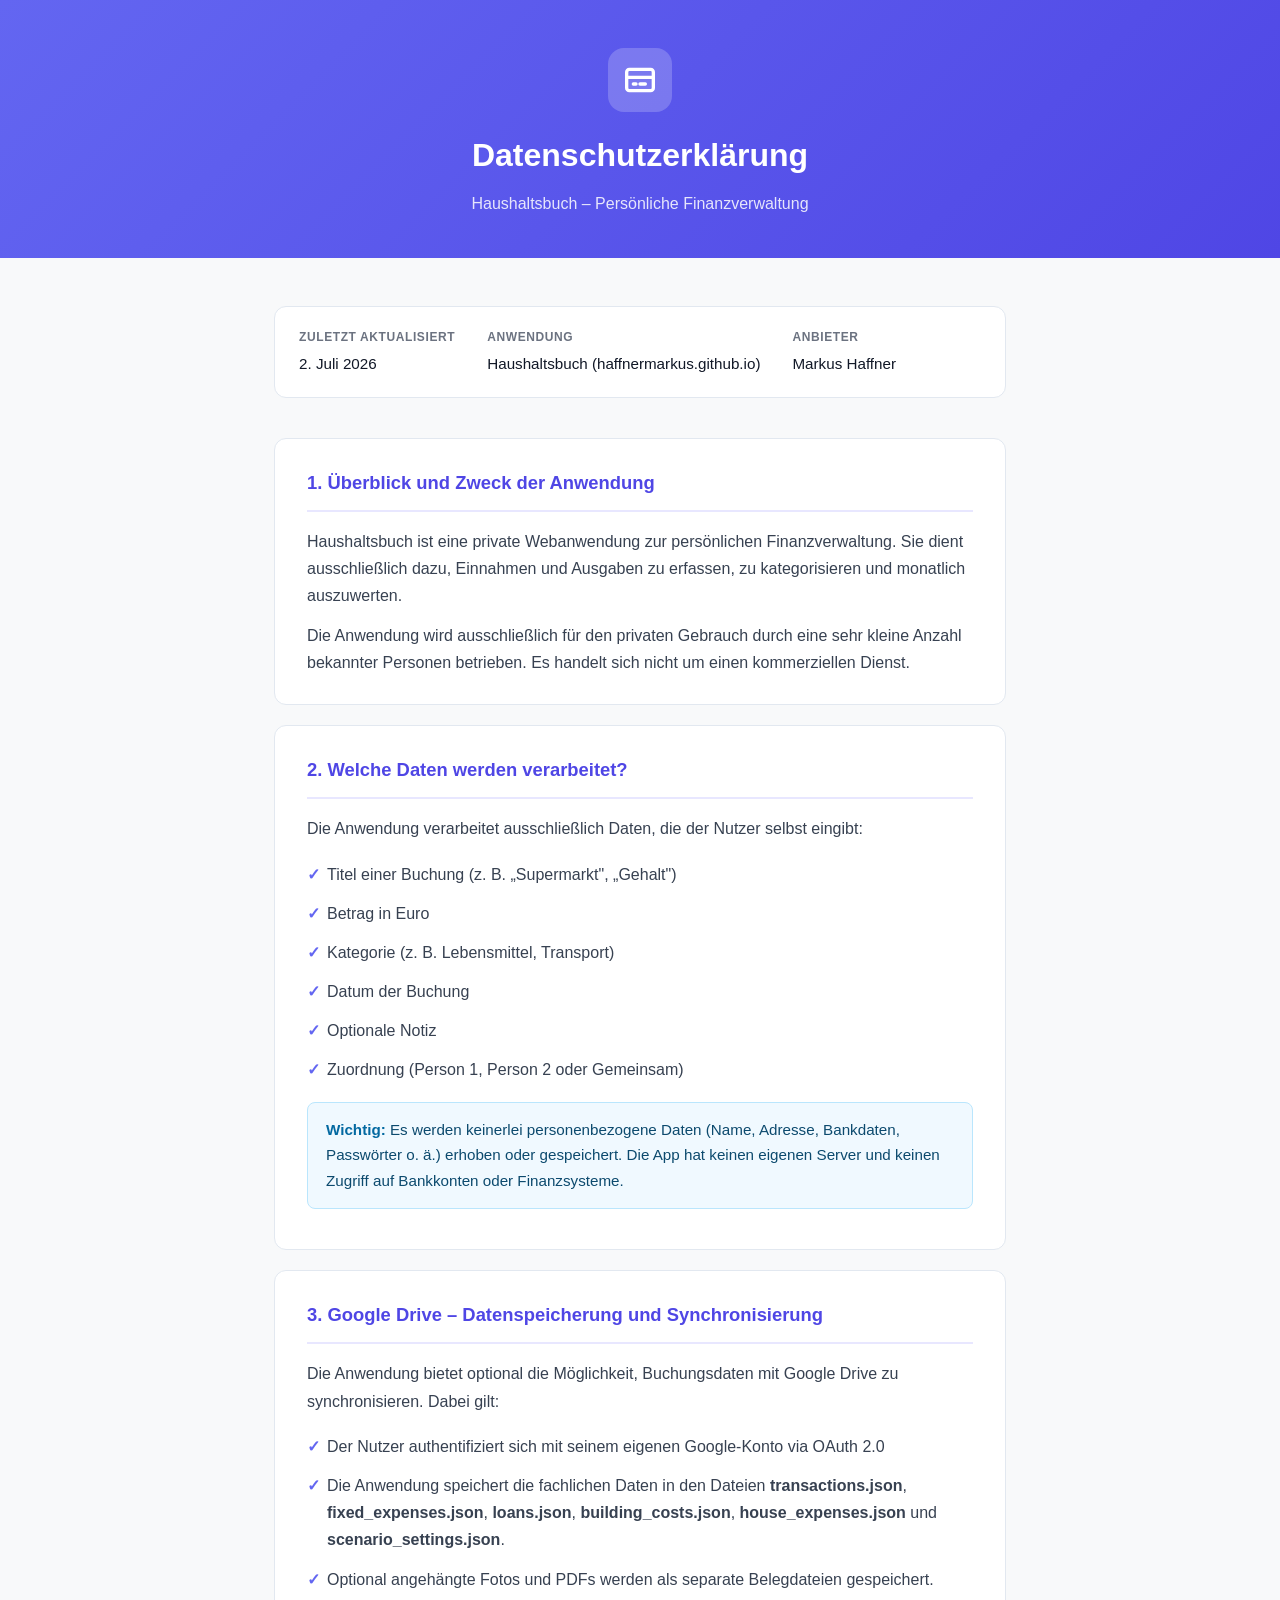
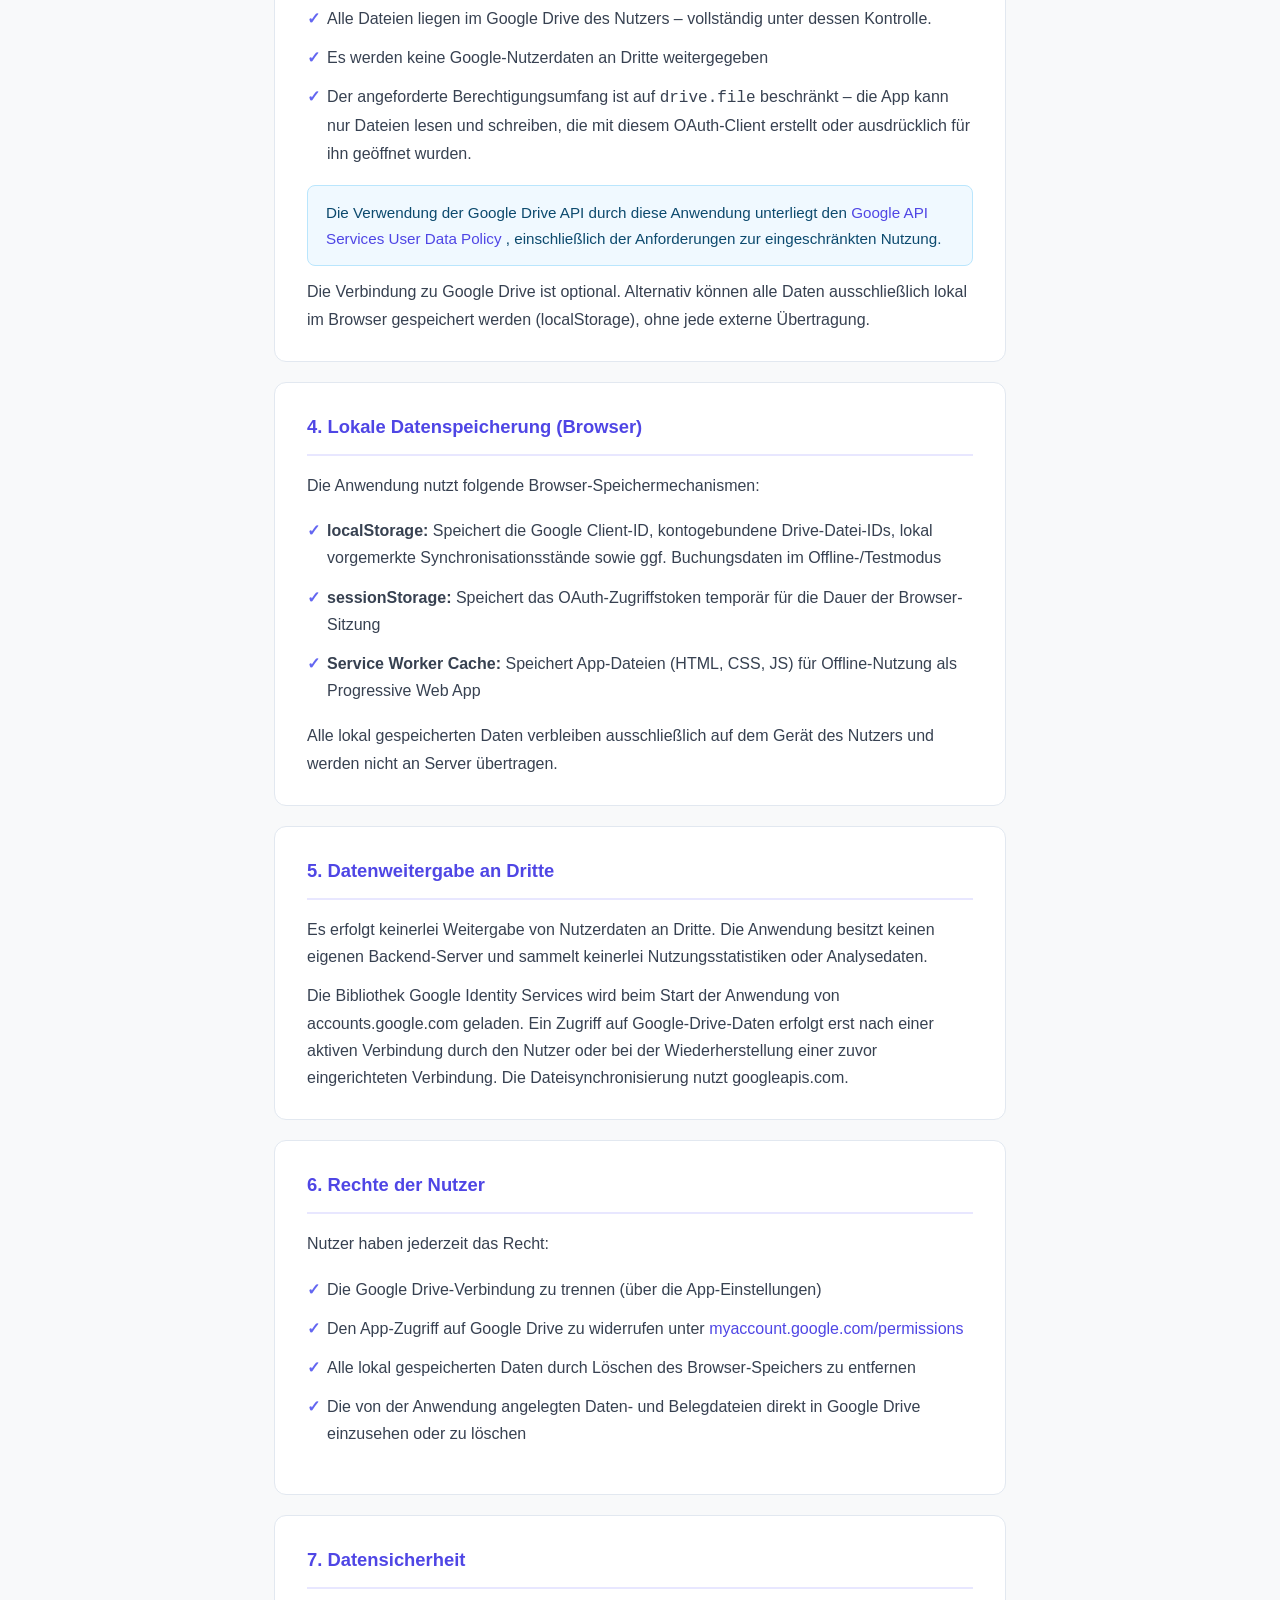
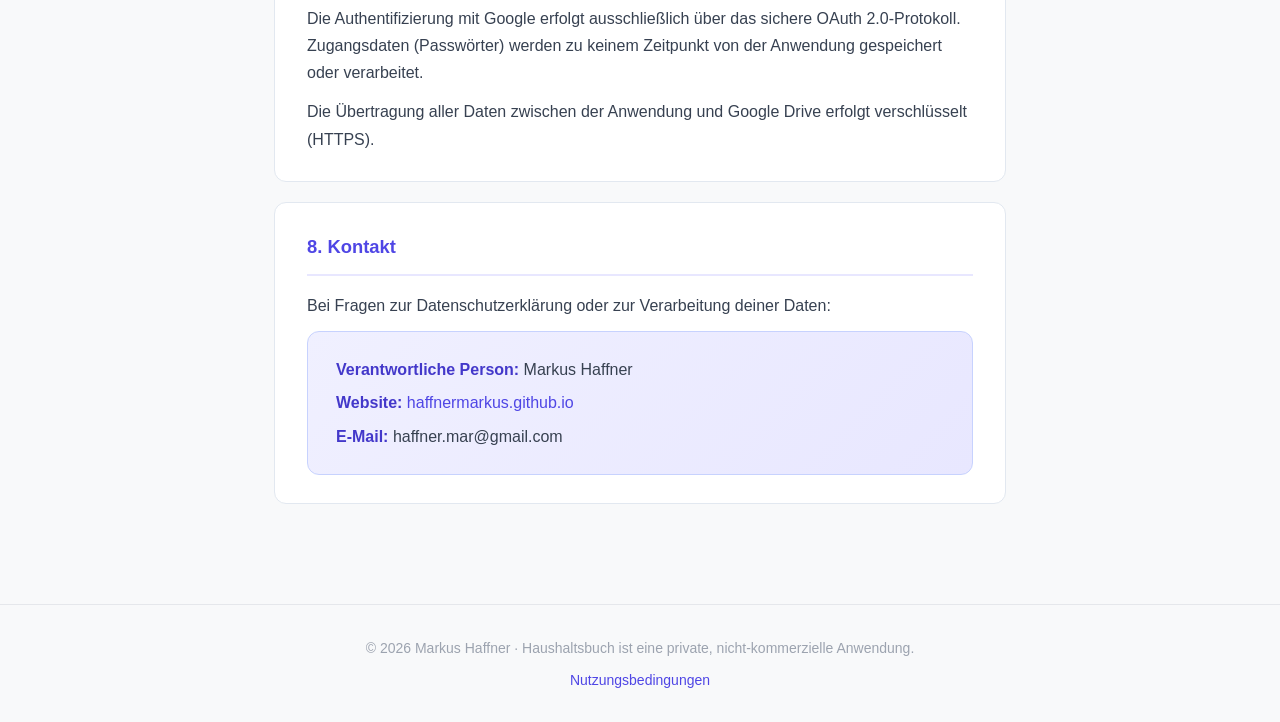
<file: privacy.html>
<!DOCTYPE html>
<html lang="de">
<head>
    <meta charset="UTF-8">
    <meta name="viewport" content="width=device-width, initial-scale=1.0">
    <title>Datenschutzerklärung – Haushaltsbuch</title>
    <meta name="description" content="Datenschutzerklärung der Haushaltsbuch Web-App von Markus Haffner.">
    <style>
        *, *::before, *::after { box-sizing: border-box; margin: 0; padding: 0; }

        body {
            font-family: -apple-system, BlinkMacSystemFont, "Segoe UI", Roboto, Helvetica, Arial, sans-serif;
            font-size: 16px;
            line-height: 1.7;
            color: #1a1a2e;
            background: #f8f9fa;
        }

        header {
            background: linear-gradient(135deg, #6366f1 0%, #4f46e5 100%);
            color: #fff;
            padding: 48px 24px 40px;
            text-align: center;
        }

        header .logo {
            display: inline-flex;
            align-items: center;
            justify-content: center;
            width: 64px;
            height: 64px;
            background: rgba(255,255,255,0.2);
            border-radius: 16px;
            margin-bottom: 16px;
        }

        header h1 {
            font-size: 2rem;
            font-weight: 700;
            margin-bottom: 8px;
        }

        header p {
            font-size: 1rem;
            opacity: 0.85;
        }

        .container {
            max-width: 780px;
            margin: 0 auto;
            padding: 48px 24px 80px;
        }

        .meta-box {
            background: #fff;
            border: 1px solid #e2e8f0;
            border-radius: 12px;
            padding: 20px 24px;
            margin-bottom: 40px;
            display: flex;
            gap: 32px;
            flex-wrap: wrap;
        }

        .meta-box .meta-item {
            display: flex;
            flex-direction: column;
            gap: 4px;
        }

        .meta-box .meta-label {
            font-size: 0.75rem;
            font-weight: 600;
            text-transform: uppercase;
            letter-spacing: 0.05em;
            color: #6b7280;
        }

        .meta-box .meta-value {
            font-size: 0.95rem;
            color: #111827;
            font-weight: 500;
        }

        section {
            background: #fff;
            border: 1px solid #e2e8f0;
            border-radius: 12px;
            padding: 28px 32px;
            margin-bottom: 20px;
        }

        section h2 {
            font-size: 1.15rem;
            font-weight: 700;
            color: #4f46e5;
            margin-bottom: 16px;
            padding-bottom: 12px;
            border-bottom: 2px solid #e8e7ff;
        }

        section p {
            color: #374151;
            margin-bottom: 12px;
        }

        section p:last-child { margin-bottom: 0; }

        section ul {
            list-style: none;
            margin: 8px 0 12px;
            padding: 0;
        }

        section ul li {
            padding: 6px 0 6px 20px;
            position: relative;
            color: #374151;
        }

        section ul li::before {
            content: "✓";
            position: absolute;
            left: 0;
            color: #6366f1;
            font-weight: 700;
        }

        .highlight-box {
            background: #f0f9ff;
            border: 1px solid #bae6fd;
            border-radius: 8px;
            padding: 14px 18px;
            margin: 12px 0;
            color: #0c4a6e;
            font-size: 0.95rem;
        }

        .highlight-box strong { color: #0369a1; }

        a { color: #4f46e5; text-decoration: none; }
        a:hover { text-decoration: underline; }

        .contact-card {
            background: linear-gradient(135deg, #f0f0ff 0%, #e8e7ff 100%);
            border: 1px solid #c7d2fe;
            border-radius: 12px;
            padding: 24px 28px;
            margin-top: 8px;
        }

        .contact-card p { margin-bottom: 6px; color: #374151; }
        .contact-card strong { color: #4338ca; }

        footer {
            text-align: center;
            padding: 32px 24px;
            color: #9ca3af;
            font-size: 0.875rem;
            border-top: 1px solid #e5e7eb;
        }

        @media (max-width: 600px) {
            header h1 { font-size: 1.5rem; }
            section { padding: 20px; }
            .meta-box { gap: 16px; }
        }
    </style>
</head>
<body>

<header>
    <div class="logo">
        <svg viewBox="0 0 24 24" width="32" height="32" stroke="#fff" stroke-width="2.5" fill="none" stroke-linecap="round" stroke-linejoin="round">
            <rect x="2" y="4" width="20" height="16" rx="2"></rect>
            <line x1="2" y1="10" x2="22" y2="10"></line>
            <line x1="7" y1="15" x2="9" y2="15"></line>
            <line x1="12" y1="15" x2="16" y2="15"></line>
        </svg>
    </div>
    <h1>Datenschutzerklärung</h1>
    <p>Haushaltsbuch – Persönliche Finanzverwaltung</p>
</header>

<div class="container">

    <div class="meta-box">
        <div class="meta-item">
            <span class="meta-label">Zuletzt aktualisiert</span>
            <span class="meta-value">2. Juli 2026</span>
        </div>
        <div class="meta-item">
            <span class="meta-label">Anwendung</span>
            <span class="meta-value">Haushaltsbuch (haffnermarkus.github.io)</span>
        </div>
        <div class="meta-item">
            <span class="meta-label">Anbieter</span>
            <span class="meta-value">Markus Haffner</span>
        </div>
    </div>

    <!-- 1. Überblick -->
    <section>
        <h2>1. Überblick und Zweck der Anwendung</h2>
        <p>
            Haushaltsbuch ist eine private Webanwendung zur persönlichen Finanzverwaltung.
            Sie dient ausschließlich dazu, Einnahmen und Ausgaben zu erfassen, zu kategorisieren
            und monatlich auszuwerten.
        </p>
        <p>
            Die Anwendung wird ausschließlich für den privaten Gebrauch durch eine sehr kleine Anzahl
            bekannter Personen betrieben. Es handelt sich nicht um einen kommerziellen Dienst.
        </p>
    </section>

    <!-- 2. Erhobene Daten -->
    <section>
        <h2>2. Welche Daten werden verarbeitet?</h2>
        <p>Die Anwendung verarbeitet ausschließlich Daten, die der Nutzer selbst eingibt:</p>
        <ul>
            <li>Titel einer Buchung (z. B. „Supermarkt", „Gehalt")</li>
            <li>Betrag in Euro</li>
            <li>Kategorie (z. B. Lebensmittel, Transport)</li>
            <li>Datum der Buchung</li>
            <li>Optionale Notiz</li>
            <li>Zuordnung (Person 1, Person 2 oder Gemeinsam)</li>
        </ul>
        <div class="highlight-box">
            <strong>Wichtig:</strong> Es werden keinerlei personenbezogene Daten (Name, Adresse, Bankdaten,
            Passwörter o. ä.) erhoben oder gespeichert. Die App hat keinen eigenen Server und keinen Zugriff
            auf Bankkonten oder Finanzsysteme.
        </div>
    </section>

    <!-- 3. Google Drive -->
    <section>
        <h2>3. Google Drive – Datenspeicherung und Synchronisierung</h2>
        <p>
            Die Anwendung bietet optional die Möglichkeit, Buchungsdaten mit Google Drive zu synchronisieren.
            Dabei gilt:
        </p>
        <ul>
            <li>Der Nutzer authentifiziert sich mit seinem eigenen Google-Konto via OAuth 2.0</li>
            <li>Die Anwendung speichert die fachlichen Daten in den Dateien
                <strong>transactions.json</strong>, <strong>fixed_expenses.json</strong>,
                <strong>loans.json</strong>, <strong>building_costs.json</strong>,
                <strong>house_expenses.json</strong> und <strong>scenario_settings.json</strong>.</li>
            <li>Optional angehängte Fotos und PDFs werden als separate Belegdateien gespeichert.</li>
            <li>Alle Dateien liegen im Google Drive des Nutzers – vollständig unter dessen Kontrolle.</li>
            <li>Es werden keine Google-Nutzerdaten an Dritte weitergegeben</li>
            <li>Der angeforderte Berechtigungsumfang ist auf <code>drive.file</code> beschränkt –
                die App kann nur Dateien lesen und schreiben, die mit diesem OAuth-Client erstellt
                oder ausdrücklich für ihn geöffnet wurden.</li>
        </ul>
        <div class="highlight-box">
            Die Verwendung der Google Drive API durch diese Anwendung unterliegt den
            <a href="https://developers.google.com/terms/api-services-user-data-policy" target="_blank" rel="noopener">
                Google API Services User Data Policy
            </a>, einschließlich der Anforderungen zur eingeschränkten Nutzung.
        </div>
        <p>
            Die Verbindung zu Google Drive ist optional. Alternativ können alle Daten ausschließlich
            lokal im Browser gespeichert werden (localStorage), ohne jede externe Übertragung.
        </p>
    </section>

    <!-- 4. Lokale Speicherung -->
    <section>
        <h2>4. Lokale Datenspeicherung (Browser)</h2>
        <p>Die Anwendung nutzt folgende Browser-Speichermechanismen:</p>
        <ul>
            <li><strong>localStorage:</strong> Speichert die Google Client-ID, kontogebundene
                Drive-Datei-IDs, lokal vorgemerkte Synchronisationsstände sowie ggf. Buchungsdaten
                im Offline-/Testmodus</li>
            <li><strong>sessionStorage:</strong> Speichert das OAuth-Zugriffstoken temporär für die Dauer
                der Browser-Sitzung</li>
            <li><strong>Service Worker Cache:</strong> Speichert App-Dateien (HTML, CSS, JS) für
                Offline-Nutzung als Progressive Web App</li>
        </ul>
        <p>
            Alle lokal gespeicherten Daten verbleiben ausschließlich auf dem Gerät des Nutzers
            und werden nicht an Server übertragen.
        </p>
    </section>

    <!-- 5. Keine Weitergabe -->
    <section>
        <h2>5. Datenweitergabe an Dritte</h2>
        <p>
            Es erfolgt keinerlei Weitergabe von Nutzerdaten an Dritte. Die Anwendung besitzt
            keinen eigenen Backend-Server und sammelt keinerlei Nutzungsstatistiken oder
            Analysedaten.
        </p>
        <p>
            Die Bibliothek Google Identity Services wird beim Start der Anwendung von
            accounts.google.com geladen. Ein Zugriff auf Google-Drive-Daten erfolgt erst nach einer
            aktiven Verbindung durch den Nutzer oder bei der Wiederherstellung einer zuvor
            eingerichteten Verbindung. Die Dateisynchronisierung nutzt googleapis.com.
        </p>
    </section>

    <!-- 6. Rechte -->
    <section>
        <h2>6. Rechte der Nutzer</h2>
        <p>Nutzer haben jederzeit das Recht:</p>
        <ul>
            <li>Die Google Drive-Verbindung zu trennen (über die App-Einstellungen)</li>
            <li>Den App-Zugriff auf Google Drive zu widerrufen unter
                <a href="https://myaccount.google.com/permissions" target="_blank" rel="noopener">
                    myaccount.google.com/permissions
                </a>
            </li>
            <li>Alle lokal gespeicherten Daten durch Löschen des Browser-Speichers zu entfernen</li>
            <li>Die von der Anwendung angelegten Daten- und Belegdateien direkt in Google Drive
                einzusehen oder zu löschen</li>
        </ul>
    </section>

    <!-- 7. Sicherheit -->
    <section>
        <h2>7. Datensicherheit</h2>
        <p>
            Die Authentifizierung mit Google erfolgt ausschließlich über das sichere OAuth 2.0-Protokoll.
            Zugangsdaten (Passwörter) werden zu keinem Zeitpunkt von der Anwendung gespeichert oder verarbeitet.
        </p>
        <p>
            Die Übertragung aller Daten zwischen der Anwendung und Google Drive erfolgt verschlüsselt (HTTPS).
        </p>
    </section>

    <!-- 8. Kontakt -->
    <section>
        <h2>8. Kontakt</h2>
        <p>Bei Fragen zur Datenschutzerklärung oder zur Verarbeitung deiner Daten:</p>
        <div class="contact-card">
            <p><strong>Verantwortliche Person:</strong> Markus Haffner</p>
            <p><strong>Website:</strong> <a href="https://haffnermarkus.github.io" target="_blank">haffnermarkus.github.io</a></p>
            <p><strong>E-Mail:</strong> haffner.mar@gmail.com</p>
        </div>
    </section>

</div>

<footer>
    <p>© 2026 Markus Haffner · Haushaltsbuch ist eine private, nicht-kommerzielle Anwendung.</p>
    <p style="margin-top: 8px;"><a href="terms.html">Nutzungsbedingungen</a></p>
</footer>

</body>
</html>
</file>
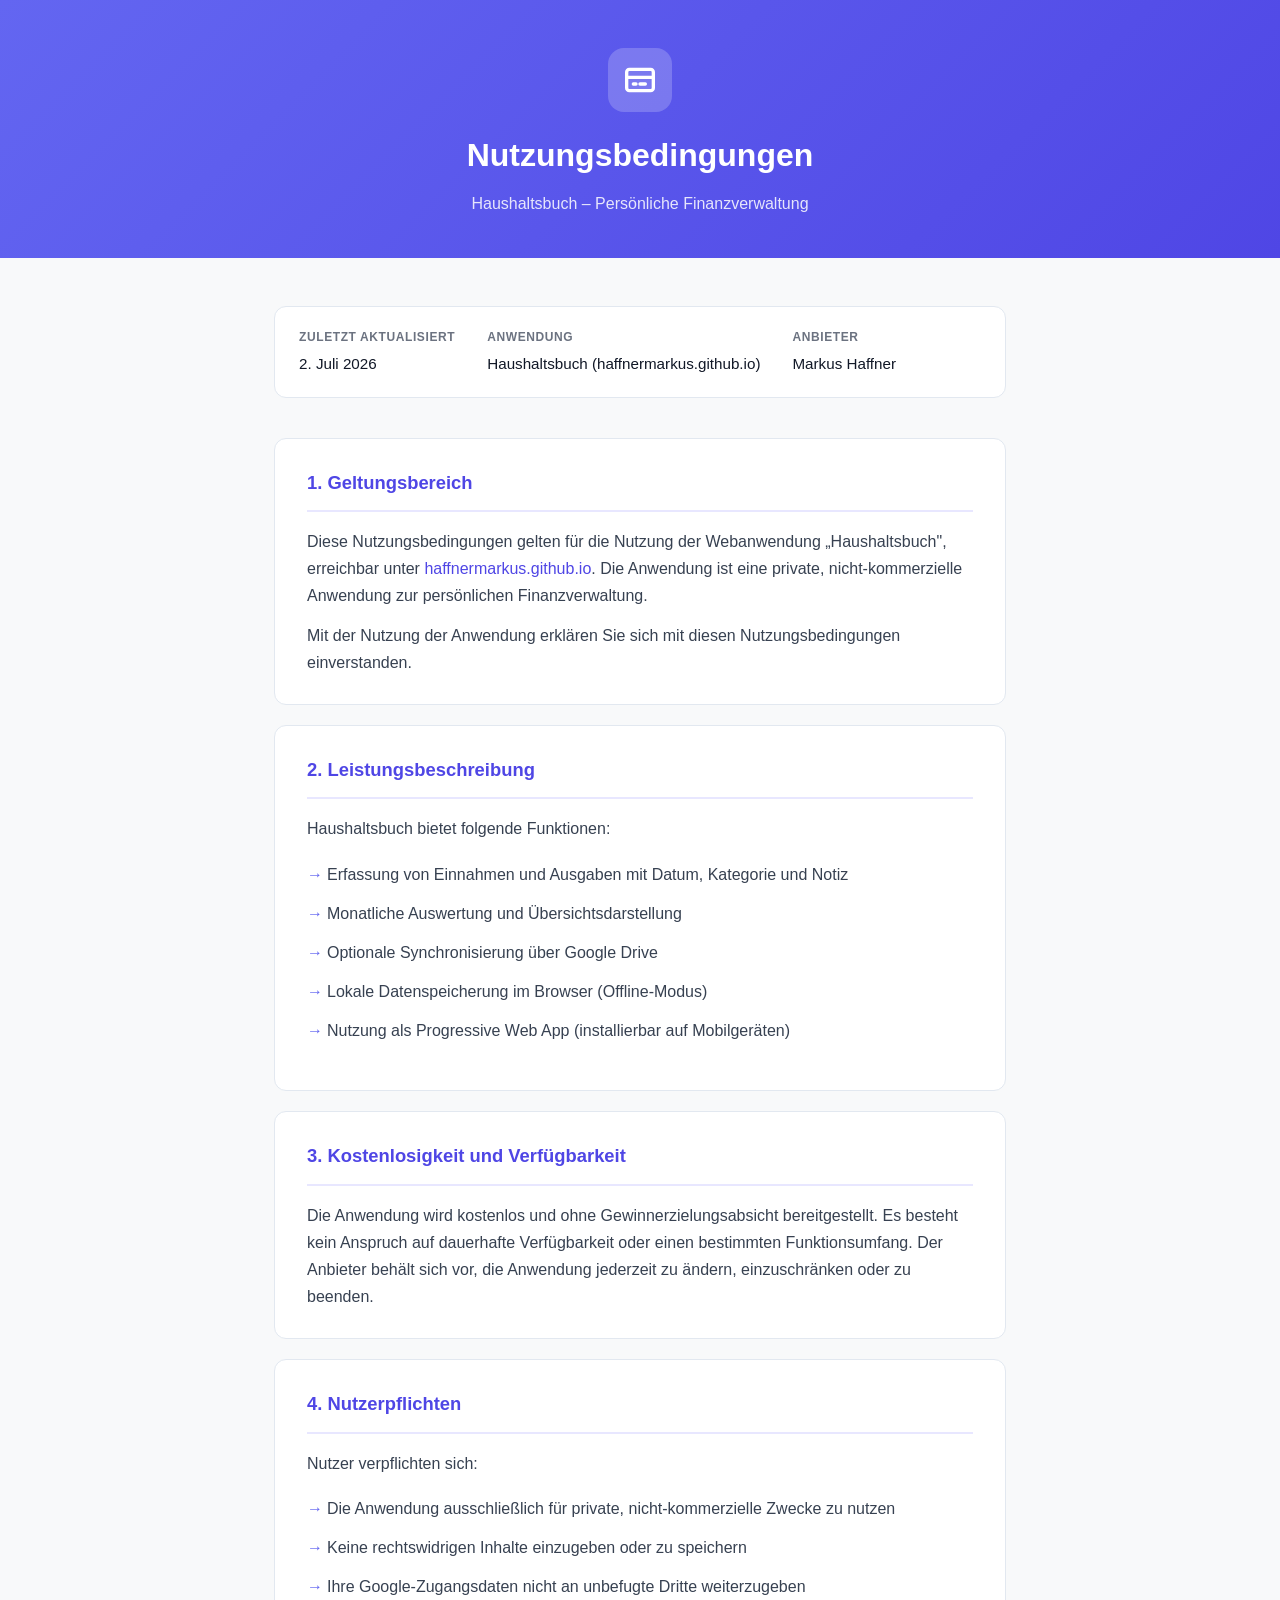
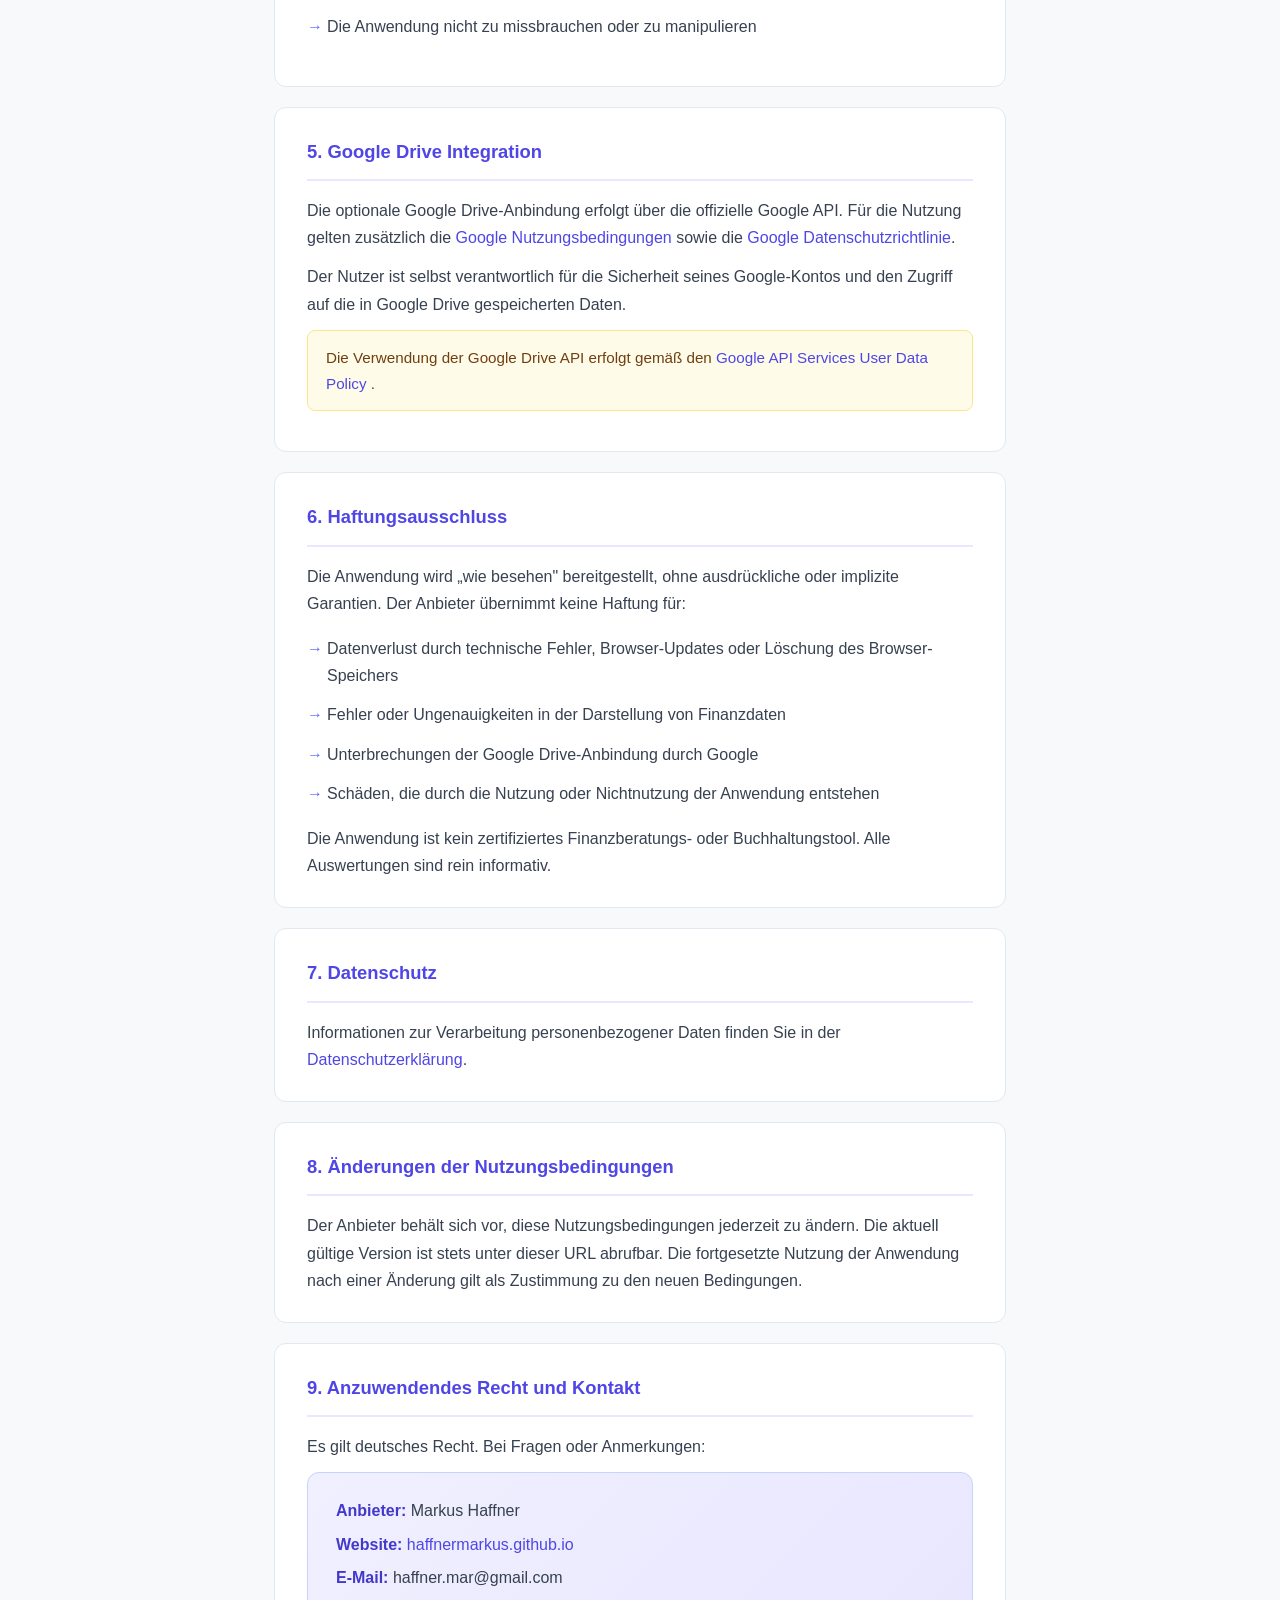
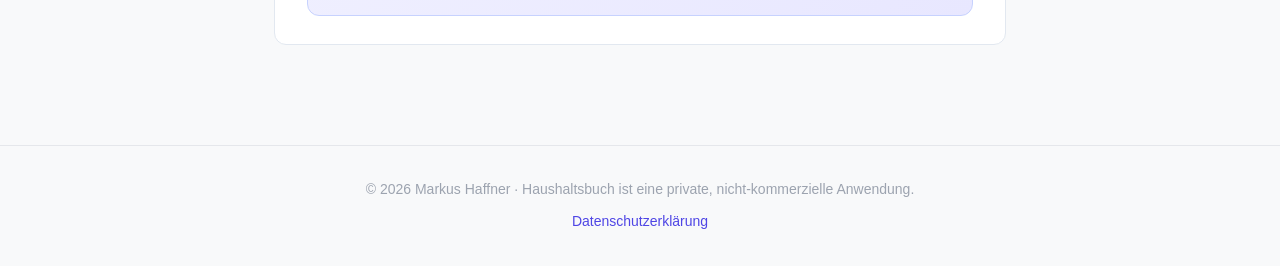
<file: terms.html>
<!DOCTYPE html>
<html lang="de">
<head>
    <meta charset="UTF-8">
    <meta name="viewport" content="width=device-width, initial-scale=1.0">
    <title>Nutzungsbedingungen – Haushaltsbuch</title>
    <meta name="description" content="Nutzungsbedingungen der Haushaltsbuch Web-App von Markus Haffner.">
    <style>
        *, *::before, *::after { box-sizing: border-box; margin: 0; padding: 0; }

        body {
            font-family: -apple-system, BlinkMacSystemFont, "Segoe UI", Roboto, Helvetica, Arial, sans-serif;
            font-size: 16px;
            line-height: 1.7;
            color: #1a1a2e;
            background: #f8f9fa;
        }

        header {
            background: linear-gradient(135deg, #6366f1 0%, #4f46e5 100%);
            color: #fff;
            padding: 48px 24px 40px;
            text-align: center;
        }

        header .logo {
            display: inline-flex;
            align-items: center;
            justify-content: center;
            width: 64px;
            height: 64px;
            background: rgba(255,255,255,0.2);
            border-radius: 16px;
            margin-bottom: 16px;
        }

        header h1 { font-size: 2rem; font-weight: 700; margin-bottom: 8px; }
        header p { font-size: 1rem; opacity: 0.85; }

        .container { max-width: 780px; margin: 0 auto; padding: 48px 24px 80px; }

        .meta-box {
            background: #fff;
            border: 1px solid #e2e8f0;
            border-radius: 12px;
            padding: 20px 24px;
            margin-bottom: 40px;
            display: flex;
            gap: 32px;
            flex-wrap: wrap;
        }

        .meta-item { display: flex; flex-direction: column; gap: 4px; }
        .meta-label { font-size: 0.75rem; font-weight: 600; text-transform: uppercase; letter-spacing: 0.05em; color: #6b7280; }
        .meta-value { font-size: 0.95rem; color: #111827; font-weight: 500; }

        section {
            background: #fff;
            border: 1px solid #e2e8f0;
            border-radius: 12px;
            padding: 28px 32px;
            margin-bottom: 20px;
        }

        section h2 {
            font-size: 1.15rem;
            font-weight: 700;
            color: #4f46e5;
            margin-bottom: 16px;
            padding-bottom: 12px;
            border-bottom: 2px solid #e8e7ff;
        }

        section p { color: #374151; margin-bottom: 12px; }
        section p:last-child { margin-bottom: 0; }

        section ul { list-style: none; margin: 8px 0 12px; padding: 0; }
        section ul li { padding: 6px 0 6px 20px; position: relative; color: #374151; }
        section ul li::before { content: "→"; position: absolute; left: 0; color: #6366f1; font-weight: 700; }

        .highlight-box {
            background: #fefce8;
            border: 1px solid #fde68a;
            border-radius: 8px;
            padding: 14px 18px;
            margin: 12px 0;
            color: #713f12;
            font-size: 0.95rem;
        }

        a { color: #4f46e5; text-decoration: none; }
        a:hover { text-decoration: underline; }

        .contact-card {
            background: linear-gradient(135deg, #f0f0ff 0%, #e8e7ff 100%);
            border: 1px solid #c7d2fe;
            border-radius: 12px;
            padding: 24px 28px;
            margin-top: 8px;
        }

        .contact-card p { margin-bottom: 6px; color: #374151; }
        .contact-card strong { color: #4338ca; }

        footer {
            text-align: center;
            padding: 32px 24px;
            color: #9ca3af;
            font-size: 0.875rem;
            border-top: 1px solid #e5e7eb;
        }

        @media (max-width: 600px) {
            header h1 { font-size: 1.5rem; }
            section { padding: 20px; }
        }
    </style>
</head>
<body>

<header>
    <div class="logo">
        <svg viewBox="0 0 24 24" width="32" height="32" stroke="#fff" stroke-width="2.5" fill="none" stroke-linecap="round" stroke-linejoin="round">
            <rect x="2" y="4" width="20" height="16" rx="2"></rect>
            <line x1="2" y1="10" x2="22" y2="10"></line>
            <line x1="7" y1="15" x2="9" y2="15"></line>
            <line x1="12" y1="15" x2="16" y2="15"></line>
        </svg>
    </div>
    <h1>Nutzungsbedingungen</h1>
    <p>Haushaltsbuch – Persönliche Finanzverwaltung</p>
</header>

<div class="container">

    <div class="meta-box">
        <div class="meta-item">
            <span class="meta-label">Zuletzt aktualisiert</span>
            <span class="meta-value">2. Juli 2026</span>
        </div>
        <div class="meta-item">
            <span class="meta-label">Anwendung</span>
            <span class="meta-value">Haushaltsbuch (haffnermarkus.github.io)</span>
        </div>
        <div class="meta-item">
            <span class="meta-label">Anbieter</span>
            <span class="meta-value">Markus Haffner</span>
        </div>
    </div>

    <section>
        <h2>1. Geltungsbereich</h2>
        <p>
            Diese Nutzungsbedingungen gelten für die Nutzung der Webanwendung „Haushaltsbuch",
            erreichbar unter <a href="https://haffnermarkus.github.io" target="_blank">haffnermarkus.github.io</a>.
            Die Anwendung ist eine private, nicht-kommerzielle Anwendung zur persönlichen Finanzverwaltung.
        </p>
        <p>
            Mit der Nutzung der Anwendung erklären Sie sich mit diesen Nutzungsbedingungen einverstanden.
        </p>
    </section>

    <section>
        <h2>2. Leistungsbeschreibung</h2>
        <p>Haushaltsbuch bietet folgende Funktionen:</p>
        <ul>
            <li>Erfassung von Einnahmen und Ausgaben mit Datum, Kategorie und Notiz</li>
            <li>Monatliche Auswertung und Übersichtsdarstellung</li>
            <li>Optionale Synchronisierung über Google Drive</li>
            <li>Lokale Datenspeicherung im Browser (Offline-Modus)</li>
            <li>Nutzung als Progressive Web App (installierbar auf Mobilgeräten)</li>
        </ul>
    </section>

    <section>
        <h2>3. Kostenlosigkeit und Verfügbarkeit</h2>
        <p>
            Die Anwendung wird kostenlos und ohne Gewinnerzielungsabsicht bereitgestellt.
            Es besteht kein Anspruch auf dauerhafte Verfügbarkeit oder einen bestimmten
            Funktionsumfang. Der Anbieter behält sich vor, die Anwendung jederzeit zu ändern,
            einzuschränken oder zu beenden.
        </p>
    </section>

    <section>
        <h2>4. Nutzerpflichten</h2>
        <p>Nutzer verpflichten sich:</p>
        <ul>
            <li>Die Anwendung ausschließlich für private, nicht-kommerzielle Zwecke zu nutzen</li>
            <li>Keine rechtswidrigen Inhalte einzugeben oder zu speichern</li>
            <li>Ihre Google-Zugangsdaten nicht an unbefugte Dritte weiterzugeben</li>
            <li>Die Anwendung nicht zu missbrauchen oder zu manipulieren</li>
        </ul>
    </section>

    <section>
        <h2>5. Google Drive Integration</h2>
        <p>
            Die optionale Google Drive-Anbindung erfolgt über die offizielle Google API.
            Für die Nutzung gelten zusätzlich die
            <a href="https://policies.google.com/terms" target="_blank" rel="noopener">Google Nutzungsbedingungen</a>
            sowie die
            <a href="https://policies.google.com/privacy" target="_blank" rel="noopener">Google Datenschutzrichtlinie</a>.
        </p>
        <p>
            Der Nutzer ist selbst verantwortlich für die Sicherheit seines Google-Kontos
            und den Zugriff auf die in Google Drive gespeicherten Daten.
        </p>
        <div class="highlight-box">
            Die Verwendung der Google Drive API erfolgt gemäß den
            <a href="https://developers.google.com/terms/api-services-user-data-policy" target="_blank" rel="noopener">
                Google API Services User Data Policy
            </a>.
        </div>
    </section>

    <section>
        <h2>6. Haftungsausschluss</h2>
        <p>
            Die Anwendung wird „wie besehen" bereitgestellt, ohne ausdrückliche oder implizite Garantien.
            Der Anbieter übernimmt keine Haftung für:
        </p>
        <ul>
            <li>Datenverlust durch technische Fehler, Browser-Updates oder Löschung des Browser-Speichers</li>
            <li>Fehler oder Ungenauigkeiten in der Darstellung von Finanzdaten</li>
            <li>Unterbrechungen der Google Drive-Anbindung durch Google</li>
            <li>Schäden, die durch die Nutzung oder Nichtnutzung der Anwendung entstehen</li>
        </ul>
        <p>
            Die Anwendung ist kein zertifiziertes Finanzberatungs- oder Buchhaltungstool.
            Alle Auswertungen sind rein informativ.
        </p>
    </section>

    <section>
        <h2>7. Datenschutz</h2>
        <p>
            Informationen zur Verarbeitung personenbezogener Daten finden Sie in der
            <a href="privacy.html">Datenschutzerklärung</a>.
        </p>
    </section>

    <section>
        <h2>8. Änderungen der Nutzungsbedingungen</h2>
        <p>
            Der Anbieter behält sich vor, diese Nutzungsbedingungen jederzeit zu ändern.
            Die aktuell gültige Version ist stets unter dieser URL abrufbar.
            Die fortgesetzte Nutzung der Anwendung nach einer Änderung gilt als Zustimmung
            zu den neuen Bedingungen.
        </p>
    </section>

    <section>
        <h2>9. Anzuwendendes Recht und Kontakt</h2>
        <p>Es gilt deutsches Recht. Bei Fragen oder Anmerkungen:</p>
        <div class="contact-card">
            <p><strong>Anbieter:</strong> Markus Haffner</p>
            <p><strong>Website:</strong> <a href="https://haffnermarkus.github.io" target="_blank">haffnermarkus.github.io</a></p>
            <p><strong>E-Mail:</strong> haffner.mar@gmail.com</p>
        </div>
    </section>

</div>

<footer>
    <p>© 2026 Markus Haffner · Haushaltsbuch ist eine private, nicht-kommerzielle Anwendung.</p>
    <p style="margin-top: 8px;"><a href="privacy.html">Datenschutzerklärung</a></p>
</footer>

</body>
</html>
</file>
<file: style.css>
/* Base Theme Settings */
:root {
    --bg-main: #0B0F19;
    --bg-card: rgba(22, 28, 45, 0.7);
    --bg-secondary: #1E293B;
    --border-color: rgba(255, 255, 255, 0.08);
    --text-primary: #F8FAFC;
    --text-secondary: #94A3B8;
    --text-tertiary: #64748B;
    --accent: #6366F1;
    --accent-glow: rgba(99, 102, 241, 0.15);
    
    --color-income: #10B981;
    --color-income-bg: rgba(16, 185, 129, 0.1);
    --color-expense: #EF4444;
    --color-expense-bg: rgba(239, 68, 68, 0.1);
    
    --font-sans: -apple-system, BlinkMacSystemFont, "Segoe UI", Roboto, Helvetica, Arial, sans-serif;
    
    --transition-speed: 0.25s;
}

/* Global Reset */
* {
    box-sizing: border-box;
    margin: 0;
    padding: 0;
    font-family: var(--font-sans);
    -webkit-tap-highlight-color: transparent;
}

body, html {
    background-color: var(--bg-main);
    color: var(--text-primary);
    width: 100%;
    height: 100%;
    overflow: hidden;
    font-size: 16px;
}

/* Core App container */
.app-container {
    position: relative;
    width: 100%;
    height: 100%;
    max-width: 480px;
    margin: 0 auto;
    background-color: var(--bg-main);
    box-shadow: 0 0 40px rgba(0, 0, 0, 0.6);
    overflow: hidden;
    display: flex;
    flex-direction: column;
    transition: height 0.25s ease-out;
}

/* Screens toggling */
.screen {
    position: absolute;
    top: 0;
    left: 0;
    width: 100%;
    height: 100%;
    opacity: 0;
    pointer-events: none;
    transition: opacity var(--transition-speed) ease-in-out;
    display: flex;
    flex-direction: column;
    z-index: 1;
}

.screen.active {
    opacity: 1;
    pointer-events: auto;
    z-index: 2;
}

/* ==================== LOGIN SCREEN STYLES ==================== */
#login-screen {
    justify-content: center;
    align-items: center;
    padding: 24px;
    background: radial-gradient(circle at top right, rgba(99, 102, 241, 0.15), transparent 60%);
}

.login-card {
    background: var(--bg-card);
    border: 1px solid var(--border-color);
    border-radius: 20px;
    padding: 32px 24px;
    width: 100%;
    backdrop-filter: blur(20px);
    -webkit-backdrop-filter: blur(20px);
    display: flex;
    flex-direction: column;
    align-items: center;
    text-align: center;
}

.logo-area {
    margin-bottom: 28px;
}

.logo-icon {
    width: 72px;
    height: 72px;
    border-radius: 20px;
    background: var(--accent);
    color: white;
    display: flex;
    align-items: center;
    justify-content: center;
    margin: 0 auto 16px auto;
    box-shadow: 0 8px 24px var(--accent-glow);
}

.logo-area h1 {
    font-size: 28px;
    font-weight: 700;
    letter-spacing: -0.5px;
    margin-bottom: 4px;
}

.logo-area p {
    color: var(--text-secondary);
    font-size: 14px;
    font-weight: 400;
}

.info-box {
    background: rgba(255, 255, 255, 0.03);
    border-radius: 12px;
    padding: 16px;
    margin-bottom: 28px;
    font-size: 13px;
    line-height: 1.6;
    color: var(--text-secondary);
}

.info-box code {
    background: rgba(255, 255, 255, 0.08);
    padding: 2px 6px;
    border-radius: 4px;
    color: #F43F5E;
}

.action-buttons {
    width: 100%;
    display: flex;
    flex-direction: column;
    gap: 12px;
}

.settings-hint {
    margin-top: 24px;
    font-size: 13px;
}

.settings-hint a {
    color: var(--text-secondary);
    text-decoration: underline;
    transition: color 0.2s;
}

.settings-hint a:hover {
    color: var(--accent);
}

/* ==================== BUTTONS ==================== */
.btn {
    display: inline-flex;
    align-items: center;
    justify-content: center;
    gap: 8px;
    width: 100%;
    padding: 14px;
    border-radius: 12px;
    font-weight: 600;
    font-size: 15px;
    border: none;
    cursor: pointer;
    transition: transform 0.1s ease, filter 0.2s;
}

.btn:active {
    transform: scale(0.98);
}

.btn-primary {
    background-color: var(--accent);
    color: white;
}

.btn-primary:hover {
    filter: brightness(1.1);
}

.btn-secondary {
    background-color: var(--bg-secondary);
    color: var(--text-primary);
    border: 1px solid var(--border-color);
}

.btn-secondary:hover {
    background-color: rgba(255, 255, 255, 0.05);
}

.btn-danger {
    background-color: var(--color-expense);
    color: white;
}

/* ==================== APP HEADER ==================== */
.app-header {
    /* Safe-Area oben: im Standalone-Modus (iOS-PWA) beginnt die Seite hinter
       der Statusleiste (Uhr/Akku) — der Header rückt darunter, bleibt aber
       als Hintergrund bis ganz oben gezogen. */
    height: calc(64px + env(safe-area-inset-top, 0px));
    padding: env(safe-area-inset-top, 0px) 20px 0 20px;
    display: flex;
    align-items: center;
    justify-content: space-between;
    border-bottom: 1px solid var(--border-color);
    background-color: rgba(11, 15, 25, 0.85);
    backdrop-filter: blur(10px);
    -webkit-backdrop-filter: blur(10px);
    position: sticky;
    top: 0;
    z-index: 10;
}

.header-left {
    display: flex;
    align-items: center;
    gap: 10px;
}

.header-left h2 {
    font-size: 18px;
    font-weight: 600;
}

.status-indicator {
    font-size: 10px;
    font-weight: 700;
    text-transform: uppercase;
    padding: 2px 6px;
    border-radius: 4px;
}

.status-indicator.local {
    background-color: #E2E8F0;
    color: #475569;
}

.status-indicator.connected {
    background-color: var(--color-income-bg);
    color: var(--color-income);
}

.header-right {
    display: flex;
    align-items: center;
    gap: 8px;
}

.icon-button {
    width: 38px;
    height: 38px;
    border-radius: 50%;
    border: none;
    background: transparent;
    color: var(--text-secondary);
    display: flex;
    align-items: center;
    justify-content: center;
    cursor: pointer;
    transition: background 0.2s, color 0.2s;
}

.icon-button:hover {
    background: rgba(255, 255, 255, 0.05);
    color: var(--text-primary);
}

/* ==================== MAIN CONTENT AREA ==================== */
.app-main {
    flex: 1;
    overflow-y: auto;
    padding: 16px;
    padding-bottom: calc(96px + env(safe-area-inset-bottom, 0px)); /* Space for FAB + Home-Indicator */
}

.app-main::-webkit-scrollbar {
    width: 4px;
}
.app-main::-webkit-scrollbar-thumb {
    background: rgba(255, 255, 255, 0.1);
    border-radius: 2px;
}

/* Year selector line */
.year-row {
    display: flex;
    align-items: center;
    justify-content: space-between;
    margin-bottom: 16px;
}

.year-row label {
    font-size: 14px;
    color: var(--text-secondary);
}

.select-year {
    width: 100px;
    padding: 6px 12px;
    font-size: 14px;
    border-radius: 8px;
}

/* Month Swiper Styles */
.months-scroll-container {
    width: calc(100% + 32px);
    margin-left: -16px;
    margin-right: -16px;
    overflow-x: auto;
    padding: 4px 16px 16px 16px;
    scroll-snap-type: x mandatory;
    scrollbar-width: none; /* Hide standard Firefox scrollbar */
}

.months-scroll-container::-webkit-scrollbar {
    display: none; /* Hide Chrome scrollbar */
}

.months-list {
    display: flex;
    gap: 12px;
}

.month-card {
    flex: 0 0 135px;
    scroll-snap-align: start;
    background: var(--bg-card);
    border: 1px solid var(--border-color);
    border-radius: 12px;
    padding: 12px;
    display: flex;
    flex-direction: column;
    cursor: pointer;
    transition: border-color 0.2s, transform 0.2s, box-shadow 0.2s;
}

.month-card:active {
    transform: scale(0.97);
}

.month-card.selected {
    border-color: var(--accent);
    box-shadow: 0 4px 16px var(--accent-glow);
    background: rgba(99, 102, 241, 0.05);
}

.month-card h4 {
    font-size: 14px;
    font-weight: 600;
    margin-bottom: 8px;
}

.month-card-stats {
    display: flex;
    flex-direction: column;
    gap: 4px;
    margin-bottom: 8px;
}

.month-card-stats span {
    font-size: 11px;
}

.month-card-stats .income {
    color: var(--color-income);
}

.month-card-stats .expense {
    color: var(--color-expense);
}

.month-card .surplus {
    font-size: 12px;
    font-weight: 700;
    margin-top: auto;
}

/* Summary Box */
.summary-card {
    background: var(--bg-card);
    border: 1px solid var(--border-color);
    border-radius: 16px;
    padding: 16px;
    margin-bottom: 24px;
    backdrop-filter: blur(10px);
}

.summary-row.header h3 {
    font-size: 15px;
    font-weight: 600;
    color: var(--text-secondary);
    margin-bottom: 14px;
}

.summary-details {
    display: flex;
    justify-content: space-between;
    gap: 16px;
    margin-bottom: 14px;
    flex-wrap: wrap;
}

/* Echte 2-Spalten-Variante (z. B. Kredit-Karte): vorher wurde nur per Inline-Style
   grid-template-columns gesetzt, das Element blieb aber display:flex — dadurch
   quetschten sich alle Boxen in eine Zeile und Beschriftungen liefen über. */
.summary-details.grid-2 {
    display: grid;
    grid-template-columns: repeat(2, 1fr);
    gap: 12px 10px;
}

.stat-box {
    flex: 1;
    display: flex;
    flex-direction: column;
    gap: 4px;
    min-width: 0; /* erlaubt Umbruch statt Überlauf aus der Karte */
}

.stat-box .label {
    font-size: 11px;
    text-transform: uppercase;
    color: var(--text-tertiary);
    letter-spacing: 0.5px;
    overflow-wrap: anywhere;
}

.stat-box .value {
    font-size: 18px;
    font-weight: 700;
    overflow-wrap: anywhere;
}

.value.income {
    color: var(--color-income);
}

.value.expense {
    color: var(--color-expense);
}

.summary-surplus {
    border-top: 1px solid var(--border-color);
    padding-top: 12px;
    display: flex;
    justify-content: space-between;
    align-items: center;
}

.summary-surplus .label {
    font-size: 13px;
    color: var(--text-secondary);
}

.summary-surplus .value {
    font-size: 18px;
    font-weight: 700;
}

/* Transactions header */
.transactions-title-row {
    display: flex;
    align-items: center;
    justify-content: space-between;
    margin-bottom: 12px;
}

.transactions-title-row h4 {
    font-size: 15px;
    font-weight: 600;
    color: var(--text-secondary);
}

.badge {
    background: var(--bg-secondary);
    padding: 2px 8px;
    border-radius: 20px;
    font-size: 11px;
    font-weight: 600;
    color: var(--text-secondary);
    border: 1px solid var(--border-color);
}

/* Transaction List Item */
.transactions-list {
    display: flex;
    flex-direction: column;
    gap: 10px;
}

.transaction-item {
    background: var(--bg-card);
    border: 1px solid var(--border-color);
    border-radius: 12px;
    padding: 12px;
    display: flex;
    align-items: center;
    justify-content: space-between;
    transition: background-color 0.2s;
}

.transaction-left {
    display: flex;
    align-items: center;
    gap: 12px;
    flex: 1;
    min-width: 0;
}

.category-icon {
    width: 38px;
    height: 38px;
    border-radius: 50%;
    background: var(--bg-secondary);
    display: flex;
    align-items: center;
    justify-content: center;
    font-size: 18px;
    flex-shrink: 0;
}

.transaction-details {
    display: flex;
    flex-direction: column;
    gap: 2px;
    min-width: 0;
}

.transaction-details h5 {
    font-size: 14px;
    font-weight: 600;
    white-space: nowrap;
    overflow: hidden;
    text-trimming: ellipsis;
    text-overflow: ellipsis;
}

.transaction-details .subtitle {
    font-size: 11px;
    color: var(--text-secondary);
    display: flex;
    align-items: center;
    gap: 6px;
}

.subtitle-badge {
    background: rgba(255, 255, 255, 0.05);
    padding: 1px 4px;
    border-radius: 4px;
    font-size: 9px;
    font-weight: 600;
}

.transaction-right {
    display: flex;
    align-items: center;
    gap: 12px;
}

.transaction-right .amount {
    font-size: 14px;
    font-weight: 700;
    text-align: right;
}

.transaction-actions {
    display: flex;
    gap: 4px;
}

.action-btn {
    width: 28px;
    height: 28px;
    border-radius: 6px;
    border: none;
    background: transparent;
    color: var(--text-secondary);
    display: flex;
    align-items: center;
    justify-content: center;
    cursor: pointer;
    transition: background-color 0.2s;
}

.action-btn:hover {
    background: rgba(255, 255, 255, 0.05);
}

.action-btn.edit {
    color: var(--accent);
}

.action-btn.delete {
    color: var(--color-expense);
}

.no-transactions {
    text-align: center;
    padding: 32px 16px;
    color: var(--text-tertiary);
    font-size: 13px;
    line-height: 1.6;
}

/* ==================== FLOATING ACTION BUTTON (FAB) ==================== */
.fab {
    position: absolute;
    bottom: calc(24px + env(safe-area-inset-bottom, 0px));
    right: 24px;
    width: 56px;
    height: 56px;
    border-radius: 50%;
    background-color: var(--accent);
    color: white;
    border: none;
    box-shadow: 0 4px 20px var(--accent-glow);
    display: flex;
    align-items: center;
    justify-content: center;
    cursor: pointer;
    z-index: 10;
    transition: transform 0.1s ease, background-color 0.2s;
}

.fab:active {
    transform: scale(0.92);
}

/* ==================== DIALOGS & OVERLAYS ==================== */
.dialog-overlay {
    position: absolute;
    top: 0;
    left: 0;
    width: 100%;
    height: 100%;
    background-color: rgba(5, 7, 12, 0.7);
    backdrop-filter: blur(5px);
    -webkit-backdrop-filter: blur(5px);
    z-index: 100;
    opacity: 0;
    pointer-events: none;
    transition: opacity 0.25s ease-out;
}

.dialog-overlay.active {
    opacity: 1;
    pointer-events: auto;
}

/* Bottom Sheet Modal Sheet.
   --kb-height wird per JS aus dem VisualViewport gesetzt (exakte Höhe der
   iOS-Tastatur) und hebt das Sheet direkt über die Tastatur. */
.bottom-sheet {
    position: absolute;
    bottom: var(--kb-height, 0px);
    left: 0;
    width: 100%;
    max-height: 90%;
    background: #0F172A;
    border-top: 1px solid var(--border-color);
    border-top-left-radius: 24px;
    border-top-right-radius: 24px;
    display: flex;
    flex-direction: column;
    transform: translateY(100%);
    transition: transform 0.25s cubic-bezier(0.2, 0.8, 0.2, 1), max-height 0.2s ease-out;
}

.dialog-overlay.active .bottom-sheet {
    transform: translateY(0);
}

.sheet-header {
    padding: 12px 20px;
    display: flex;
    align-items: center;
    justify-content: space-between;
    border-bottom: 1px solid var(--border-color);
    flex-shrink: 0;
}

.sheet-header h3 {
    font-size: 15px;
    font-weight: 700;
}

.close-button {
    background: transparent;
    border: none;
    color: var(--text-secondary);
    cursor: pointer;
    padding: 4px;
}

.sheet-content {
    padding: 14px 20px;
    /* Ohne Tastatur: Platz für den iOS-Home-Indicator unter den Buttons */
    padding-bottom: calc(14px + env(safe-area-inset-bottom, 0px));
    overflow-y: auto;
    -webkit-overflow-scrolling: touch;
    display: flex;
    flex-direction: column;
    gap: 12px;
}

/* Notizen-Feld genauso hoch wie ein normales Eingabefeld (kein mehrzeiliges
   Textarea mehr) - spart auf kleinen iPhones wertvollen Platz oberhalb der Tastatur.
   Bei Bedarf kann der Nutzer trotzdem vertikal per Ziehpunkt vergrößern. */
.compact-textarea {
    min-height: 44px;
    height: 44px;
    resize: vertical;
    line-height: 1.3;
}

/* Tastatur offen: Das Sheet darf höchstens den Bereich oberhalb der Tastatur
   einnehmen (kleiner Rand oben bleibt frei). Der Formularinhalt scrollt dann
   innerhalb von .sheet-content, das fokussierte Feld wird per JS mittig
   in den sichtbaren Bereich gescrollt. */
.keyboard-active .bottom-sheet {
    /* Oben zusätzlich die Statusleiste (Safe-Area) freihalten, damit der
       Sheet-Header nicht unter Uhr/Akku rutscht. */
    max-height: calc(100% - var(--kb-height, 0px) - env(safe-area-inset-top, 0px) - 12px);
}

.keyboard-active .sheet-content {
    /* Tastatur verdeckt den Home-Indicator — kompaktes Padding genügt,
       damit kein toter Raum über der Tastatur entsteht. */
    padding-bottom: 16px;
}

/* Zentrierte Popups (z. B. Einstellungen mit Eingabefeldern): bei offener
   Tastatur im verbleibenden sichtbaren Bereich zentrieren statt hinter der
   Tastatur zu verschwinden. */
.keyboard-active .popup-box {
    top: calc((100% - var(--kb-height, 0px)) / 2);
    max-height: calc(100% - var(--kb-height, 0px) - 24px);
    overflow-y: auto;
}

/* Popup Box Modal Overlay */
.popup-box {
    position: absolute;
    top: 50%;
    left: 50%;
    transform: translate(-50%, -45%) scale(0.95);
    background: #0F172A;
    border: 1px solid var(--border-color);
    border-radius: 16px;
    width: calc(100% - 40px);
    max-width: 360px;
    padding: 24px;
    box-shadow: 0 20px 40px rgba(0, 0, 0, 0.5);
    transition: transform 0.2s cubic-bezier(0.34, 1.56, 0.64, 1);
}

.dialog-overlay.active.popup .popup-box {
    transform: translate(-50%, -50%) scale(1);
}

.popup-box h3 {
    font-size: 16px;
    font-weight: 700;
    margin-bottom: 10px;
}

.popup-box p {
    font-size: 13px;
    color: var(--text-secondary);
    line-height: 1.6;
    margin-bottom: 20px;
}

.popup-actions {
    display: flex;
    gap: 12px;
}

/* Form Controls */
.form-group {
    display: flex;
    flex-direction: column;
    gap: 6px;
    width: 100%;
}

.form-group label {
    font-size: 12px;
    font-weight: 600;
    color: var(--text-secondary);
}

.form-row {
    display: flex;
    gap: 12px;
}

.form-group.half {
    flex: 1;
    min-width: 0; /* Verhindert Überlauf */
}

/* iOS Safari: date-Input auf halbe Breite einschränken wenn alleinstehend */
.form-row:has(> .form-group.half:only-child) {
    max-width: 50%;
}

/* Fallback für Browser ohne :has() Support (älteres iOS) */
.form-row .form-group.half input[type="date"],
.form-row .form-group.half input[type="date"]::-webkit-date-and-time-value {
    width: 100%;
    -webkit-appearance: none;
}

.form-control {
    width: 100%;
    padding: 12px;
    border-radius: 10px;
    background-color: var(--bg-secondary);
    border: 1px solid var(--border-color);
    color: var(--text-primary);
    /* Mindestens 16px: bei kleinerer Schrift zoomt iOS Safari beim Fokussieren
       automatisch hinein und die Maske verrutscht hinter die Tastatur. */
    font-size: 16px;
    transition: border-color 0.2s, box-shadow 0.2s;
    outline: none;
}

.form-control:focus {
    border-color: var(--accent);
    box-shadow: 0 0 0 2px var(--accent-glow);
}

.form-control::placeholder {
    color: var(--text-tertiary);
}

.form-actions {
    display: flex;
    gap: 12px;
    margin-top: 10px;
}

/* Settings Modal content specifics */
.settings-box {
    max-width: 400px;
}

.settings-content {
    display: flex;
    flex-direction: column;
    gap: 14px;
    max-height: 250px;
    overflow-y: auto;
    margin-bottom: 20px;
    padding-right: 4px;
}

.instructions-section {
    background: rgba(255, 255, 255, 0.02);
    border: 1px solid var(--border-color);
    border-radius: 8px;
    padding: 12px;
    font-size: 11px;
    line-height: 1.5;
    color: var(--text-secondary);
}

.instructions-section h4 {
    color: var(--text-primary);
    margin-bottom: 6px;
}

.instructions-section ol {
    margin-left: 14px;
}

.instructions-section a {
    color: var(--accent);
}

.settings-actions {
    justify-content: flex-end;
}

.settings-actions .btn {
    width: auto;
    padding: 10px 16px;
}

/* ==================== BOTTOM NAVIGATION & TABS ==================== */
.bottom-nav {
    display: none !important;
}

.nav-item {
    display: none !important;
}

.tab-page {
    display: none;
    flex-direction: column;
    flex: 1;
    overflow-y: auto;
    padding: 16px;
    padding-bottom: 76px; /* Space for FAB only */
}

.tab-page.active {
    display: flex;
}

/* ==================== SIDEBAR / DRAWER MENU ==================== */
.sidebar-overlay {
    background-color: rgba(0, 0, 0, 0.4);
    backdrop-filter: blur(4px);
    -webkit-backdrop-filter: blur(4px);
    transition: opacity 0.3s ease;
    display: none;
    z-index: 1000;
}

.sidebar-overlay.active {
    display: block;
}

.sidebar-drawer {
    position: absolute;
    top: 0;
    left: 0;
    height: 100%;
    width: 280px;
    max-width: 85%;
    background-color: var(--bg-card);
    border-right: 1px solid var(--border-color);
    box-shadow: var(--shadow-lg);
    display: flex;
    flex-direction: column;
    z-index: 1001;
    transform: translateX(-100%);
    transition: transform 0.3s cubic-bezier(0.4, 0, 0.2, 1);
}

.sidebar-overlay.active .sidebar-drawer {
    transform: translateX(0);
}

.sidebar-header {
    display: flex;
    align-items: center;
    justify-content: space-between;
    padding: calc(16px + env(safe-area-inset-top, 0px)) 20px 16px 20px;
    border-bottom: 1px solid var(--border-color);
}

.sidebar-header h3 {
    font-size: 18px;
    font-weight: 600;
    margin: 0;
}

.sidebar-content {
    flex: 1;
    overflow-y: auto;
    padding: 20px 10px;
    display: flex;
    flex-direction: column;
    gap: 8px;
}

.sidebar-item {
    display: flex;
    align-items: center;
    gap: 12px;
    padding: 12px 16px;
    background: none;
    border: none;
    border-radius: 8px;
    color: var(--text-secondary);
    font-size: 15px;
    font-weight: 500;
    text-align: left;
    cursor: pointer;
    transition: background-color var(--transition-speed), color var(--transition-speed);
    width: 100%;
}

.sidebar-item:hover {
    background-color: rgba(255, 255, 255, 0.05);
    color: var(--text-primary);
}

.sidebar-item.active {
    background-color: rgba(99, 102, 241, 0.15);
    color: var(--accent);
}

.sidebar-item svg {
    stroke: currentColor;
}

.sidebar-divider {
    border: 0;
    border-top: 1px solid var(--border-color);
    margin: 8px 10px;
}

/* ==================== BAUKOSTEN PAGE STYLES ==================== */
.baukosten-summary-card {
    background: linear-gradient(135deg, rgba(99, 102, 241, 0.15), rgba(99, 102, 241, 0.05));
    border: 1px solid rgba(99, 102, 241, 0.2);
}

.baukosten-category-card {
    background: var(--bg-card);
    border: 1px solid var(--border-color);
    border-radius: 16px;
    margin-bottom: 16px;
    overflow: hidden;
    backdrop-filter: blur(20px);
    -webkit-backdrop-filter: blur(20px);
    transition: transform 0.2s;
}

.baukosten-category-header {
    padding: 16px;
    background: rgba(255, 255, 255, 0.02);
    border-bottom: 1px solid var(--border-color);
    display: flex;
    justify-content: space-between;
    align-items: center;
    cursor: pointer;
}

.baukosten-category-header h4 {
    font-size: 16px;
    font-weight: 700;
    color: var(--text-primary);
}

.baukosten-category-header-right {
    display: flex;
    align-items: center;
    gap: 8px;
}

.baukosten-category-header-amounts {
    text-align: right;
    display: flex;
    flex-direction: column;
    gap: 2px;
}

.baukosten-category-header-amounts .total-amount {
    font-size: 14px;
    font-weight: 700;
}

.baukosten-category-header-amounts .paid-ratio {
    font-size: 11px;
    color: var(--text-secondary);
}

.baukosten-items-list {
    padding: 8px 0;
}

.baukosten-item-row {
    padding: 12px 16px;
    display: flex;
    justify-content: space-between;
    align-items: center;
    border-bottom: 1px solid rgba(255, 255, 255, 0.04);
}

.baukosten-item-row:last-child {
    border-bottom: none;
}

.baukosten-item-left {
    display: flex;
    align-items: center;
    gap: 12px;
}

.baukosten-item-status-icon {
    width: 24px;
    height: 24px;
    border-radius: 50%;
    display: flex;
    align-items: center;
    justify-content: center;
}

.baukosten-item-status-icon.paid {
    background-color: var(--color-income-bg);
    color: var(--color-income);
}

.baukosten-item-status-icon.unpaid {
    background-color: rgba(255, 255, 255, 0.04);
    color: var(--text-tertiary);
}

.baukosten-item-details {
    display: flex;
    flex-direction: column;
    gap: 2px;
}

.baukosten-item-name {
    font-size: 14px;
    font-weight: 600;
    color: var(--text-primary);
}

.baukosten-item-meta {
    font-size: 11px;
    color: var(--text-secondary);
}

.baukosten-item-right {
    text-align: right;
    display: flex;
    flex-direction: column;
    align-items: flex-end;
    gap: 2px;
}

.baukosten-item-amount {
    font-size: 14px;
    font-weight: 700;
    color: var(--text-primary);
}

.baukosten-item-paid-badge {
    font-size: 10px;
    padding: 2px 6px;
    border-radius: 4px;
    font-weight: 600;
}

.baukosten-item-paid-badge.paid {
    background-color: var(--color-income-bg);
    color: var(--color-income);
}

.baukosten-item-paid-badge.unpaid {
    background-color: var(--color-expense-bg);
    color: var(--color-expense);
}

/* ==================== DASHBOARD GRID & WIDGETS ==================== */
.dashboard-grid {
    display: grid;
    grid-template-columns: repeat(auto-fit, minmax(280px, 1fr));
    gap: 16px;
    margin-bottom: 20px;
}

.dashboard-card {
    margin-bottom: 0 !important;
}

/* Mini-Statistiken unter dem Monats-Überschuss */
.dash-mini-stats {
    display: grid;
    grid-template-columns: repeat(3, 1fr);
    gap: 8px;
    margin-top: 14px;
    border-top: 1px solid var(--border-color);
    padding-top: 12px;
}

.mini-stat {
    display: flex;
    flex-direction: column;
    align-items: center;
    text-align: center;
    gap: 2px;
}

.mini-stat-value {
    font-size: 15px;
    font-weight: 600;
    color: var(--text-primary);
    font-variant-numeric: tabular-nums;
}

.mini-stat-label {
    font-size: 10px;
    color: var(--text-tertiary);
    text-transform: uppercase;
    letter-spacing: 0.4px;
}

/* Kategorien-Diagramm (Ausgaben aktueller Monat) */
.dash-chart-card {
    grid-column: 1 / -1;
}

.cat-chart {
    display: flex;
    flex-direction: column;
    gap: 10px;
    margin-top: 4px;
}

.cat-bar-row {
    display: grid;
    grid-template-columns: minmax(110px, 34%) 1fr auto;
    align-items: center;
    gap: 10px;
    border-radius: 6px;
    padding: 2px 4px;
    transition: background-color 0.15s;
}

.cat-bar-row:hover {
    background-color: rgba(255, 255, 255, 0.04);
}

.cat-bar-label {
    display: flex;
    align-items: center;
    gap: 6px;
    min-width: 0;
}

.cat-bar-icon {
    font-size: 13px;
    flex-shrink: 0;
}

.cat-bar-name {
    font-size: 12px;
    color: var(--text-secondary);
    white-space: nowrap;
    overflow: hidden;
    text-overflow: ellipsis;
}

.cat-bar-track {
    height: 10px;
    border-radius: 4px;
    background: rgba(255, 255, 255, 0.05);
    overflow: hidden;
}

.cat-bar-fill {
    height: 100%;
    border-radius: 4px;
    background: linear-gradient(90deg, var(--accent), #818CF8);
    transition: width 0.4s ease;
}

.cat-bar-value {
    font-size: 12px;
    font-weight: 600;
    color: var(--text-primary);
    font-variant-numeric: tabular-nums;
    white-space: nowrap;
}

/* ==================== SEARCH & FILTER PANEL ==================== */
.filter-panel {
    background-color: var(--bg-card);
    border: 1px solid var(--border-color);
    border-radius: 12px;
    padding: 16px;
    margin-bottom: 16px;
    display: flex;
    flex-direction: column;
    gap: 12px;
}

.filter-summary-card {
    background: linear-gradient(135deg, rgba(255,255,255,0.02), rgba(255,255,255,0.01));
}

/* ==================== AMORTIZATION SCHEDULE TABLE ==================== */
.table-responsive {
    overflow-x: auto;
    -webkit-overflow-scrolling: touch;
    margin-bottom: 20px;
    width: 100%;
}

.schedule-table {
    width: 100%;
    border-collapse: collapse;
    text-align: left;
    font-size: 13px;
}

.schedule-table th {
    padding: 12px;
    font-weight: 600;
    color: var(--text-secondary);
    background-color: rgba(255, 255, 255, 0.02);
    border-bottom: 1px solid var(--border-color);
    white-space: nowrap;
}

.schedule-table td {
    padding: 12px;
    border-bottom: 1px solid var(--border-color);
    white-space: nowrap;
    color: var(--text-primary);
}

.schedule-table tbody tr:hover {
    background-color: rgba(255, 255, 255, 0.02);
}

/* ==================== DETAIL HERO & OVERLAYS ==================== */
.detail-hero {
    border-bottom: 1px solid var(--border-color);
    padding-bottom: 16px;
    margin-bottom: 16px;
}

.detail-rows-container {
    display: flex;
    flex-direction: column;
    gap: 16px;
    margin-bottom: 24px;
}

/* ==================== GENERAL OVERRIDES & IMPROVEMENTS ==================== */
.btn-sm {
    padding: 6px 12px;
    font-size: 13px;
    border-radius: 6px;
}

.sidebar-divider {
    border: 0;
    border-top: 1px solid var(--border-color);
    margin: 8px 10px;
}

/* ==================== MONATSÜBERSICHT ==================== */
.months-grid {
    display: grid;
    grid-template-columns: repeat(2, 1fr);
    gap: 10px;
    margin-top: 16px;
}

.month-card {
    background: var(--bg-card, rgba(255, 255, 255, 0.03));
    border: 1px solid var(--border-color);
    border-radius: 12px;
    padding: 12px;
    cursor: pointer;
    transition: border-color 0.15s, background 0.15s;
}

.month-card.selected {
    border-color: var(--accent);
    background: rgba(99, 102, 241, 0.08);
}

.month-card .month-name {
    font-size: 13px;
    font-weight: 700;
    margin-bottom: 6px;
    display: flex;
    justify-content: space-between;
    align-items: center;
}

.month-card .month-row {
    display: flex;
    justify-content: space-between;
    font-size: 11px;
    padding: 1px 0;
}

.month-card .month-row .lbl {
    color: var(--text-tertiary);
}

.month-card .month-surplus {
    margin-top: 6px;
    padding-top: 6px;
    border-top: 1px solid var(--border-color);
    font-size: 12px;
    font-weight: 700;
    display: flex;
    justify-content: space-between;
}

/* ==================== SZENARIEN ==================== */
.scenario-card {
    margin-bottom: 16px;
}

.scenario-row {
    display: flex;
    justify-content: space-between;
    align-items: center;
    padding: 10px 0;
    gap: 12px;
}

.scenario-row + .scenario-row {
    border-top: 1px solid var(--border-color);
}

.scenario-row .scenario-label {
    font-size: 13px;
    font-weight: 500;
    flex: 1;
}

.scenario-row .scenario-hint {
    display: block;
    font-size: 11px;
    color: var(--text-tertiary);
    font-weight: 400;
    margin-top: 2px;
}

.scenario-row input.form-control,
.scenario-row select.form-control {
    max-width: 130px;
    text-align: right;
    padding: 8px 10px;
}

/* iOS-taugliche Umschalter */
.toggle {
    position: relative;
    width: 48px;
    height: 28px;
    flex-shrink: 0;
}

.toggle input {
    opacity: 0;
    width: 0;
    height: 0;
}

.toggle .slider {
    position: absolute;
    inset: 0;
    background: rgba(255, 255, 255, 0.12);
    border-radius: 14px;
    transition: background 0.2s;
}

.toggle .slider::before {
    content: '';
    position: absolute;
    width: 22px;
    height: 22px;
    left: 3px;
    top: 3px;
    background: #fff;
    border-radius: 50%;
    transition: transform 0.2s;
}

.toggle input:checked + .slider {
    background: var(--accent);
}

.toggle input:checked + .slider::before {
    transform: translateX(20px);
}

.verdict-box {
    border-radius: 12px;
    padding: 14px;
    margin-top: 12px;
    font-size: 13px;
    line-height: 1.5;
    border: 1px solid;
}

.verdict-box.ok {
    background: rgba(46, 204, 113, 0.08);
    border-color: rgba(46, 204, 113, 0.4);
}

.verdict-box.warn {
    background: rgba(241, 196, 15, 0.08);
    border-color: rgba(241, 196, 15, 0.4);
}

.verdict-box.bad {
    background: rgba(231, 76, 60, 0.08);
    border-color: rgba(231, 76, 60, 0.4);
}

.verdict-box h5 {
    margin: 0 0 6px 0;
    font-size: 14px;
}

/* ==================== BAUKOSTEN BEARBEITUNG ==================== */
.baukosten-item-row.editable {
    cursor: pointer;
}

.baukosten-item-row.editable:active {
    background: rgba(255, 255, 255, 0.04);
}

.baukosten-item-paid-badge {
    cursor: pointer;
}

/* ==================== JAHRESVERGLEICH (Balkendiagramm) ==================== */
.months-chart {
    display: flex;
    align-items: flex-end;
    gap: 4px;
    height: 120px;
    padding-top: 8px;
}

.month-bar-group {
    flex: 1;
    display: flex;
    flex-direction: column;
    align-items: center;
    gap: 4px;
    height: 100%;
    justify-content: flex-end;
    cursor: pointer;
    border-radius: 6px;
    padding: 2px 1px;
}

.month-bar-group.selected {
    background: rgba(99, 102, 241, 0.12);
}

.month-bar-pair {
    display: flex;
    align-items: flex-end;
    gap: 2px;
    flex: 1;
    width: 100%;
    justify-content: center;
}

.month-bar {
    width: 45%;
    max-width: 9px;
    border-radius: 2px 2px 0 0;
    min-height: 0;
}

.month-bar.income { background: var(--color-income); }
.month-bar.expense { background: var(--color-expense); }

.month-bar-label {
    font-size: 8px;
    color: var(--text-tertiary);
    text-transform: uppercase;
    letter-spacing: 0.3px;
}

/* ==================== BELEG-VORSCHAU ==================== */
/* Alle Overlays teilen sich z-index 100 — die Beleg-Vorschau wird aber AUS einem
   geöffneten Bottom-Sheet heraus geöffnet und muss deshalb darüber liegen,
   sonst erscheint das Bild hinter der Eingabemaske. */
#invoice-preview-dialog {
    z-index: 300;
}
</file>
